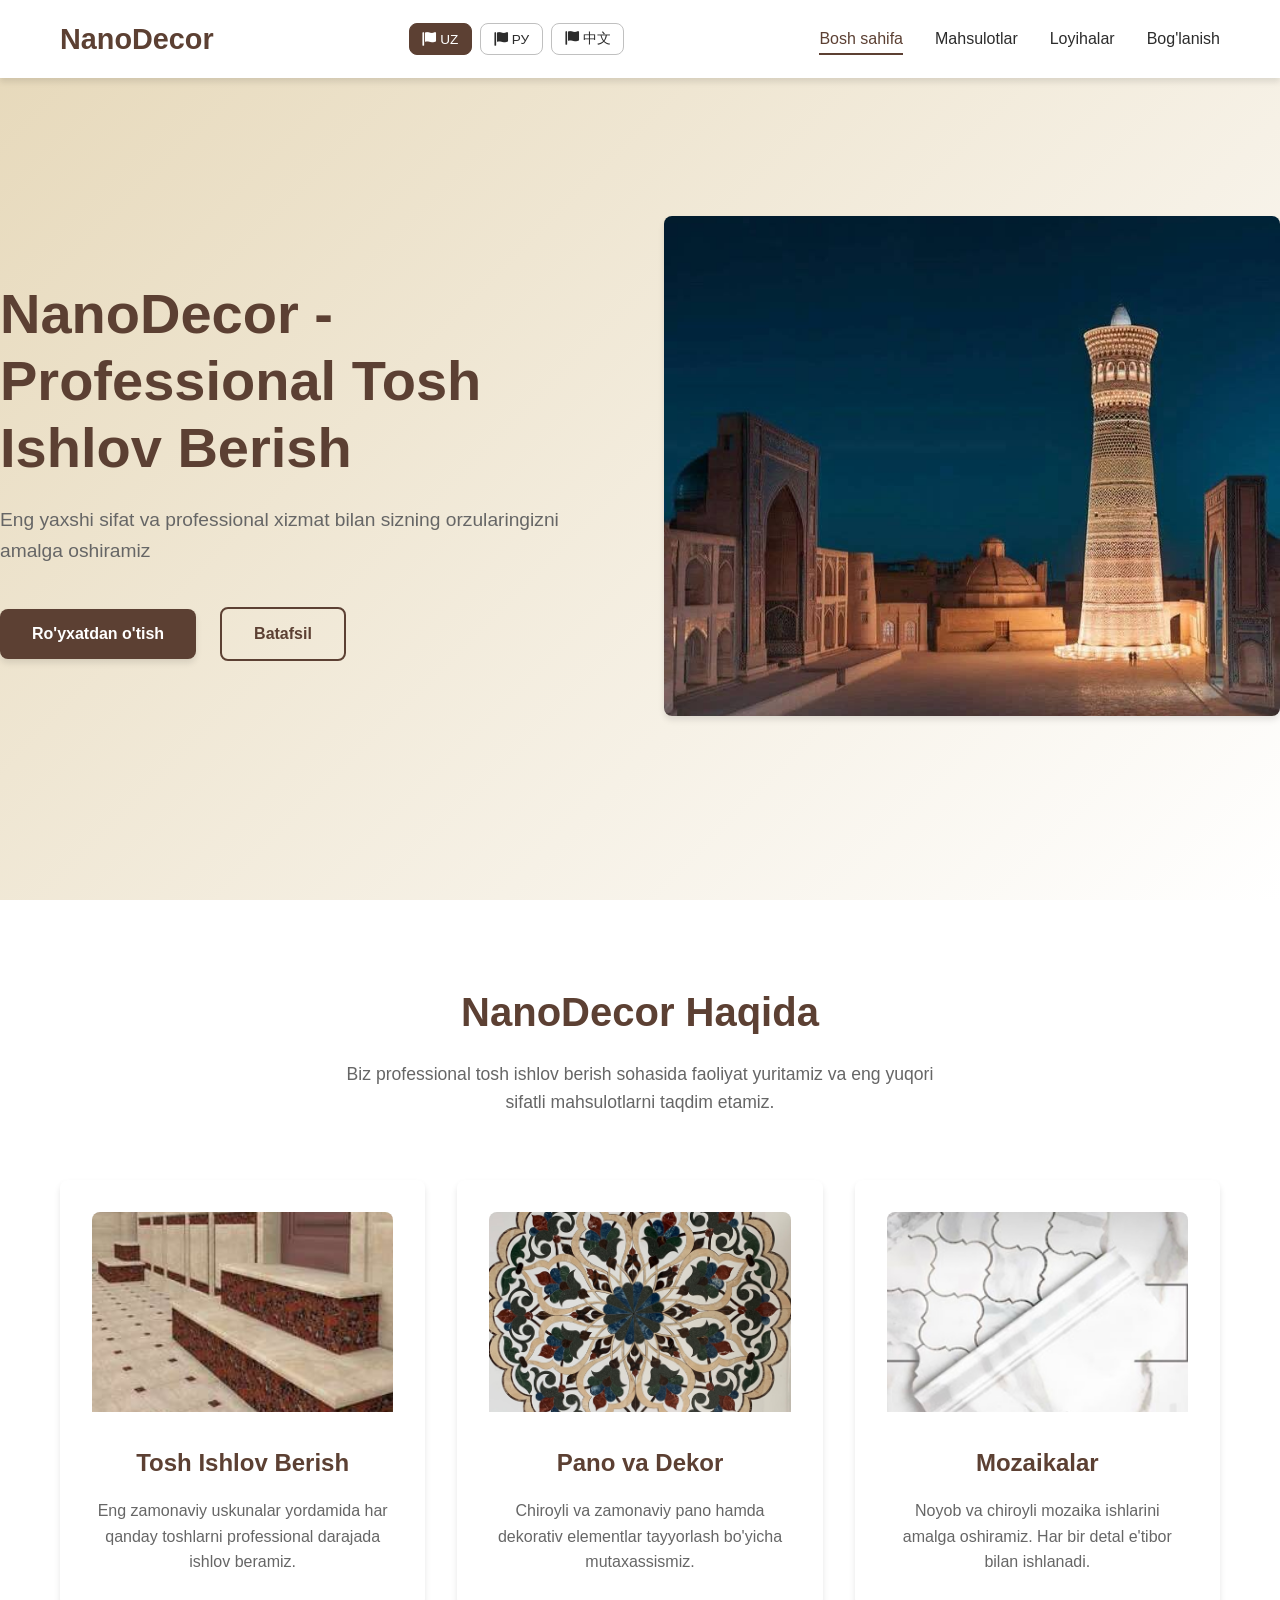
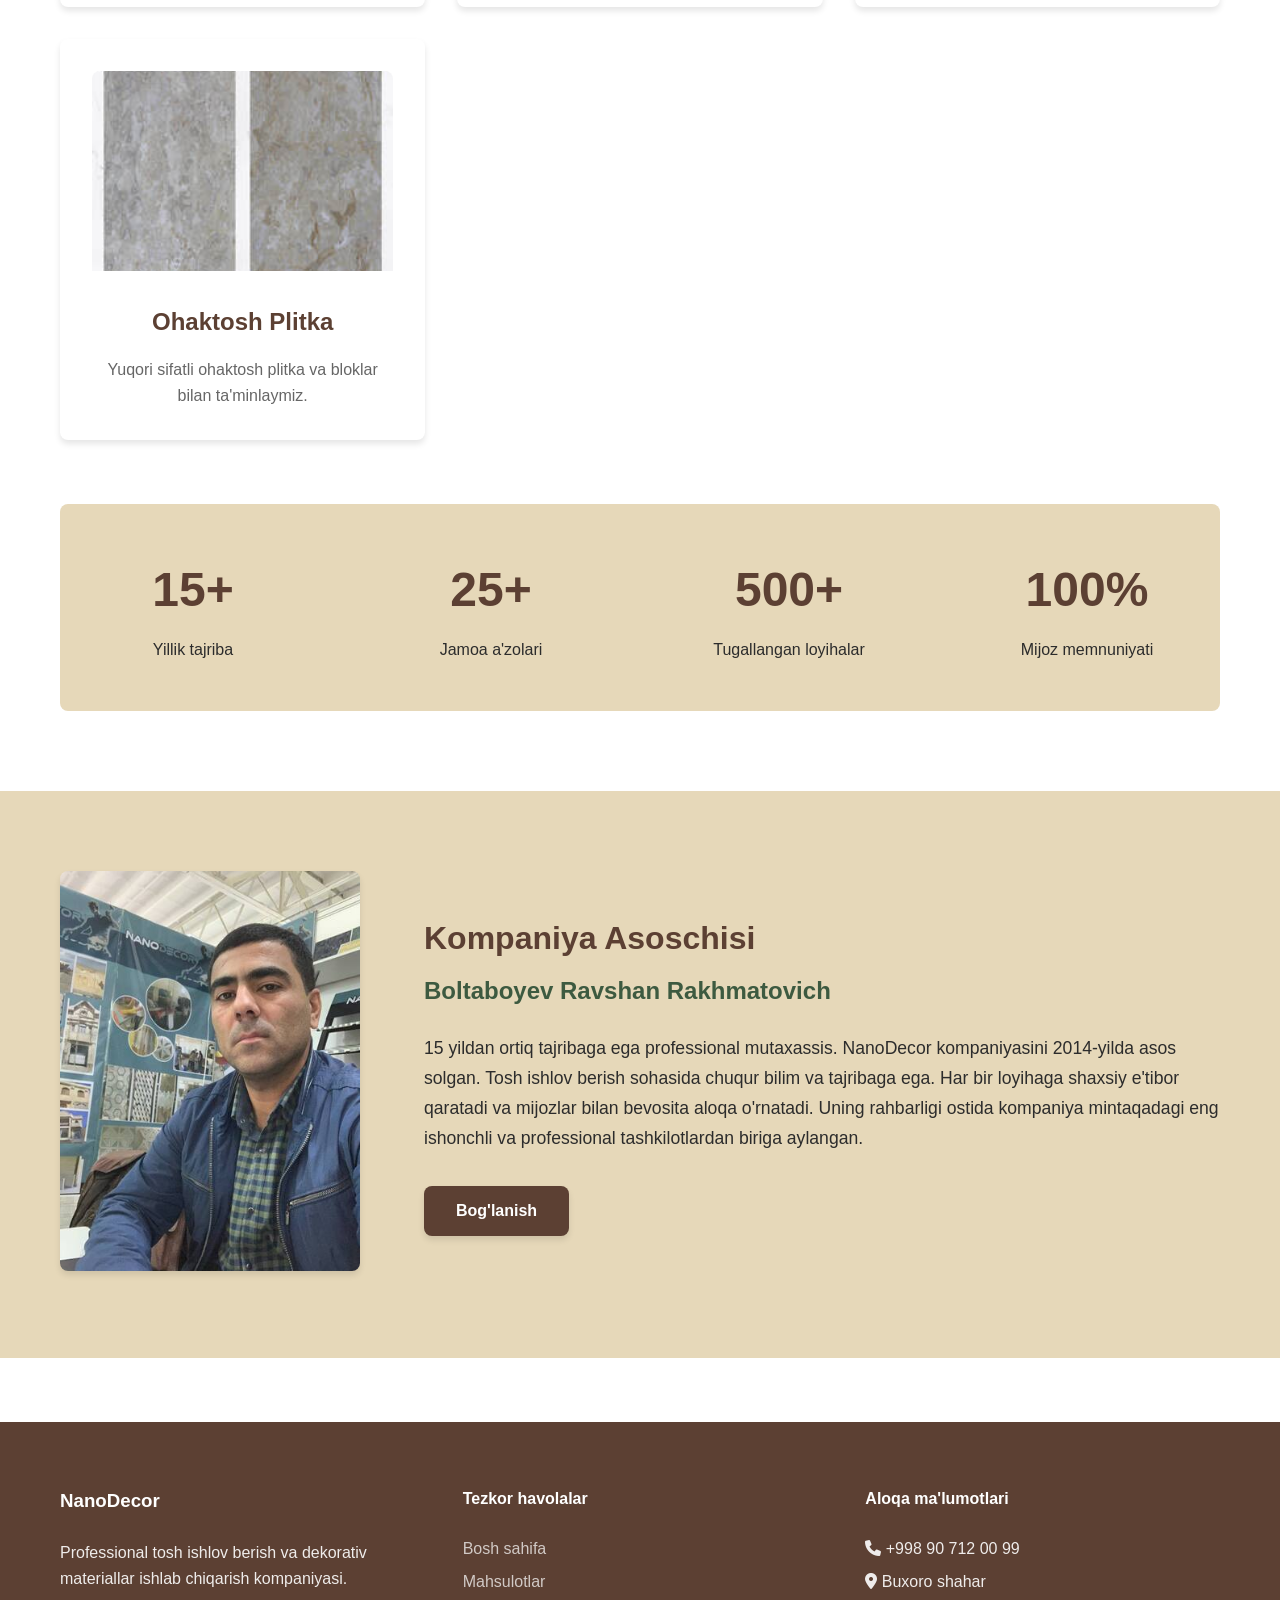
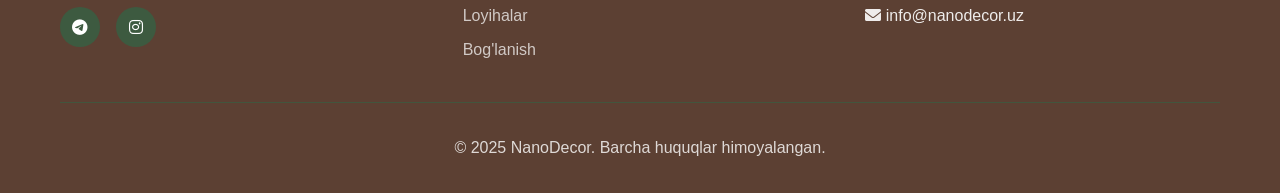
<file: index.html>
<!DOCTYPE html>
<html lang="uz">
<head>
    <meta charset="UTF-8">
    <meta name="viewport" content="width=device-width, initial-scale=1.0">
    <title>NanoDecor - Professional Tosh Ishlov Berish</title>
    <link rel="stylesheet" href="styles/main.css">
    <link rel="stylesheet" href="styles/responsive.css">
    <link href="https://cdnjs.cloudflare.com/ajax/libs/font-awesome/6.0.0/css/all.min.css" rel="stylesheet">
</head>
<body>
    <!-- Header -->
    <header class="header">
        <nav class="navbar">
            <div class="nav-container">
                <div class="nav-logo">
                    <h2>NanoDecor</h2>
                </div>
                
                <!-- Language Selector -->
                <div class="language-selector">
                    <button class="lang-btn active" data-lang="uz">
                        <i class="fas fa-flag"></i> UZ
                    </button>
                    <button class="lang-btn" data-lang="ru">
                        <i class="fas fa-flag"></i> РУ
                    </button>
                    <button class="lang-btn" data-lang="zh">
                        <i class="fas fa-flag"></i> 中文
                    </button>
                </div>

                <ul class="nav-menu">
                    <li><a href="index.html" class="nav-link active" data-key="home">Bosh sahifa</a></li>
                    <li><a href="products.html" class="nav-link" data-key="products">Mahsulotlar</a></li>
                    <li><a href="projects.html" class="nav-link" data-key="projects">Loyihalar</a></li>
                    <li><a href="contact.html" class="nav-link" data-key="contact">Bog'lanish</a></li>
                </ul>

                <div class="hamburger">
                    <span></span>
                    <span></span>
                    <span></span>
                </div>
            </div>
        </nav>
    </header>

    <!-- Hero Section -->
    <section class="hero">
        <div class="hero-content">
            <h1 class="hero-title" data-key="hero-title">NanoDecor - Professional Tosh Ishlov Berish</h1>
            <p class="hero-subtitle" data-key="hero-subtitle">Eng yaxshi sifat va professional xizmat bilan sizning orzularingizni amalga oshiramiz</p>
            <div class="hero-buttons">
                <button class="btn-primary register-btn" data-key="register">Ro'yxatdan o'tish</button>
                <button class="btn-secondary" onclick="scrollToSection('about')" data-key="learn-more">Batafsil</button>
            </div>
        </div>
        <div class="hero-image">
            <img src="./nanodecor_picture/sahifaa7 (1).jpg" alt="NanoDecor Works">
        </div>
    </section>

    <!-- About Section -->
    <section id="about" class="about">
        <div class="container">
            <div class="about-header">
                <h2 data-key="about-title">NanoDecor Haqida</h2>
                <p data-key="about-description">Biz professional tosh ishlov berish sohasida faoliyat yuritamiz va eng yuqori sifatli mahsulotlarni taqdim etamiz.</p>
            </div>
            
            <div class="about-grid">
                <div class="about-card">
                    <div class="card-image">
                        <img src="./nanodecor_picture/sahifa9 (1).jpg" alt="Stone Processing">
                    </div>
                    <h3 data-key="stone-processing">Tosh Ishlov Berish</h3>
                    <p data-key="stone-desc">Eng zamonaviy uskunalar yordamida har qanday toshlarni professional darajada ishlov beramiz.</p>
                </div>

                <div class="about-card">
                    <div class="card-image">
                        <img src="./nanodecor_picture/sahifaa4.jpg" alt="Panels">
                    </div>
                    <h3 data-key="panels">Pano va Dekor</h3>
                    <p data-key="panels-desc">Chiroyli va zamonaviy pano hamda dekorativ elementlar tayyorlash bo'yicha mutaxassismiz.</p>
                </div>

                <div class="about-card">
                    <div class="card-image">
                        <img src="./nanodecor_picture/sahifaa3 (1).png" alt="Mosaics">
                    </div>
                    <h3 data-key="mosaics">Mozaikalar</h3>
                    <p data-key="mosaics-desc">Noyob va chiroyli mozaika ishlarini amalga oshiramiz. Har bir detal e'tibor bilan ishlanadi.</p>
                </div>

                <div class="about-card">
                    <div class="card-image">
                        <img src="./nanodecor_picture/sahifa4 (1).jpg" alt="Limestone">
                    </div>
                    <h3 data-key="limestone">Ohaktosh Plitka</h3>
                    <p data-key="limestone-desc">Yuqori sifatli ohaktosh plitka va bloklar bilan ta'minlaymiz.</p>
                </div>
            </div>

            <div class="company-stats">
                <div class="stat-item">
                    <h3>15+</h3>
                    <p data-key="years-experience">Yillik tajriba</p>
                </div>
                <div class="stat-item">
                    <h3>25+</h3>
                    <p data-key="team-members">Jamoa a'zolari</p>       
                </div>
                <div class="stat-item">
                    <h3>500+</h3>
                    <p data-key="completed-projects">Tugallangan loyihalar</p>
                </div>
                <div class="stat-item">
                    <h3>100%</h3>
                    <p data-key="satisfaction">Mijoz mamnuniyati</p>
                </div>
            </div>
        </div>
    </section>

    <!-- Founder Section -->
    <section class="founder">
        <div class="container">
            <div class="founder-content">
                <div class="founder-image">
                    <img src="./nanodecor_picture/rasm34 (3).jpg" alt="Founder">
                </div>
                <div class="founder-info">
                    <h2 data-key="founder-title">Kompaniya Asoschisi</h2>
                    <h3>Boltaboyev Ravshan Rakhmatovich</h3>
                    <p data-key="founder-desc">15 yildan ortiq tajribaga ega professional mutaxassis. NanoDecor kompaniyasini 2014-yilda asos solgan. Tosh ishlov berish sohasida chuqur bilim va tajribaga ega. Har bir loyihaga shaxsiy e'tibor qaratadi va mijozlar bilan bevosita aloqa o'rnatadi. Uning rahbarligi ostida kompaniya mintaqadagi eng ishonchli va professional tashkilotlardan biriga aylangan.</p>
                    <div class="founder-contact">
                        <button class="btn-primary register-btn" data-key="contact-founder">Bog'lanish</button>
                    </div>
                </div>
            </div>
        </div>
    </section>

    <!-- Footer -->
    <footer class="footer">
        <div class="container">
            <div class="footer-content">
                <div class="footer-section">
                    <h3>NanoDecor</h3>
                    <p data-key="footer-desc">Professional tosh ishlov berish va dekorativ materiallar ishlab chiqarish kompaniyasi.</p>
                    <div class="social-links">
                        <a href="https://t.me/nano_decor" class="social-link">
                            <i class="fab fa-telegram"></i>
                        </a>
                        <a href="https://www.instagram.com/nano_decor?igsh=eXBwMWh4aXQxNzZw" class="social-link">
                            <i class="fab fa-instagram"></i>
                        </a>
                    </div>
                </div>
                
                <div class="footer-section">
                    <h4 data-key="quick-links">Tezkor havolalar</h4>
                    <ul>
                        <li><a href="index.html" data-key="home">Bosh sahifa</a></li>
                        <li><a href="products.html" data-key="products">Mahsulotlar</a></li>
                        <li><a href="projects.html" data-key="projects">Loyihalar</a></li>
                        <li><a href="contact.html" data-key="contact">Bog'lanish</a></li>
                    </ul>
                </div>
                
                <div class="footer-section">
                    <h4 data-key="contact-info">Aloqa ma'lumotlari</h4>
                    <p><i class="fas fa-phone"></i> +998 90 712 00 99</p>
                    <p><i class="fas fa-map-marker-alt"></i> Buxoro shahar</p>
                    <p><i class="fas fa-envelope"></i> info@nanodecor.uz</p>
                </div>
            </div>
            
            <div class="footer-bottom">
                <p>&copy; 2025 NanoDecor. <span data-key="rights-reserved">Barcha huquqlar himoyalangan.</span></p>
            </div>
        </div>
    </footer>

    <script src="scripts/main.js"></script>
    <script src="scripts/translations.js"></script>
</body>
</html>
</file>
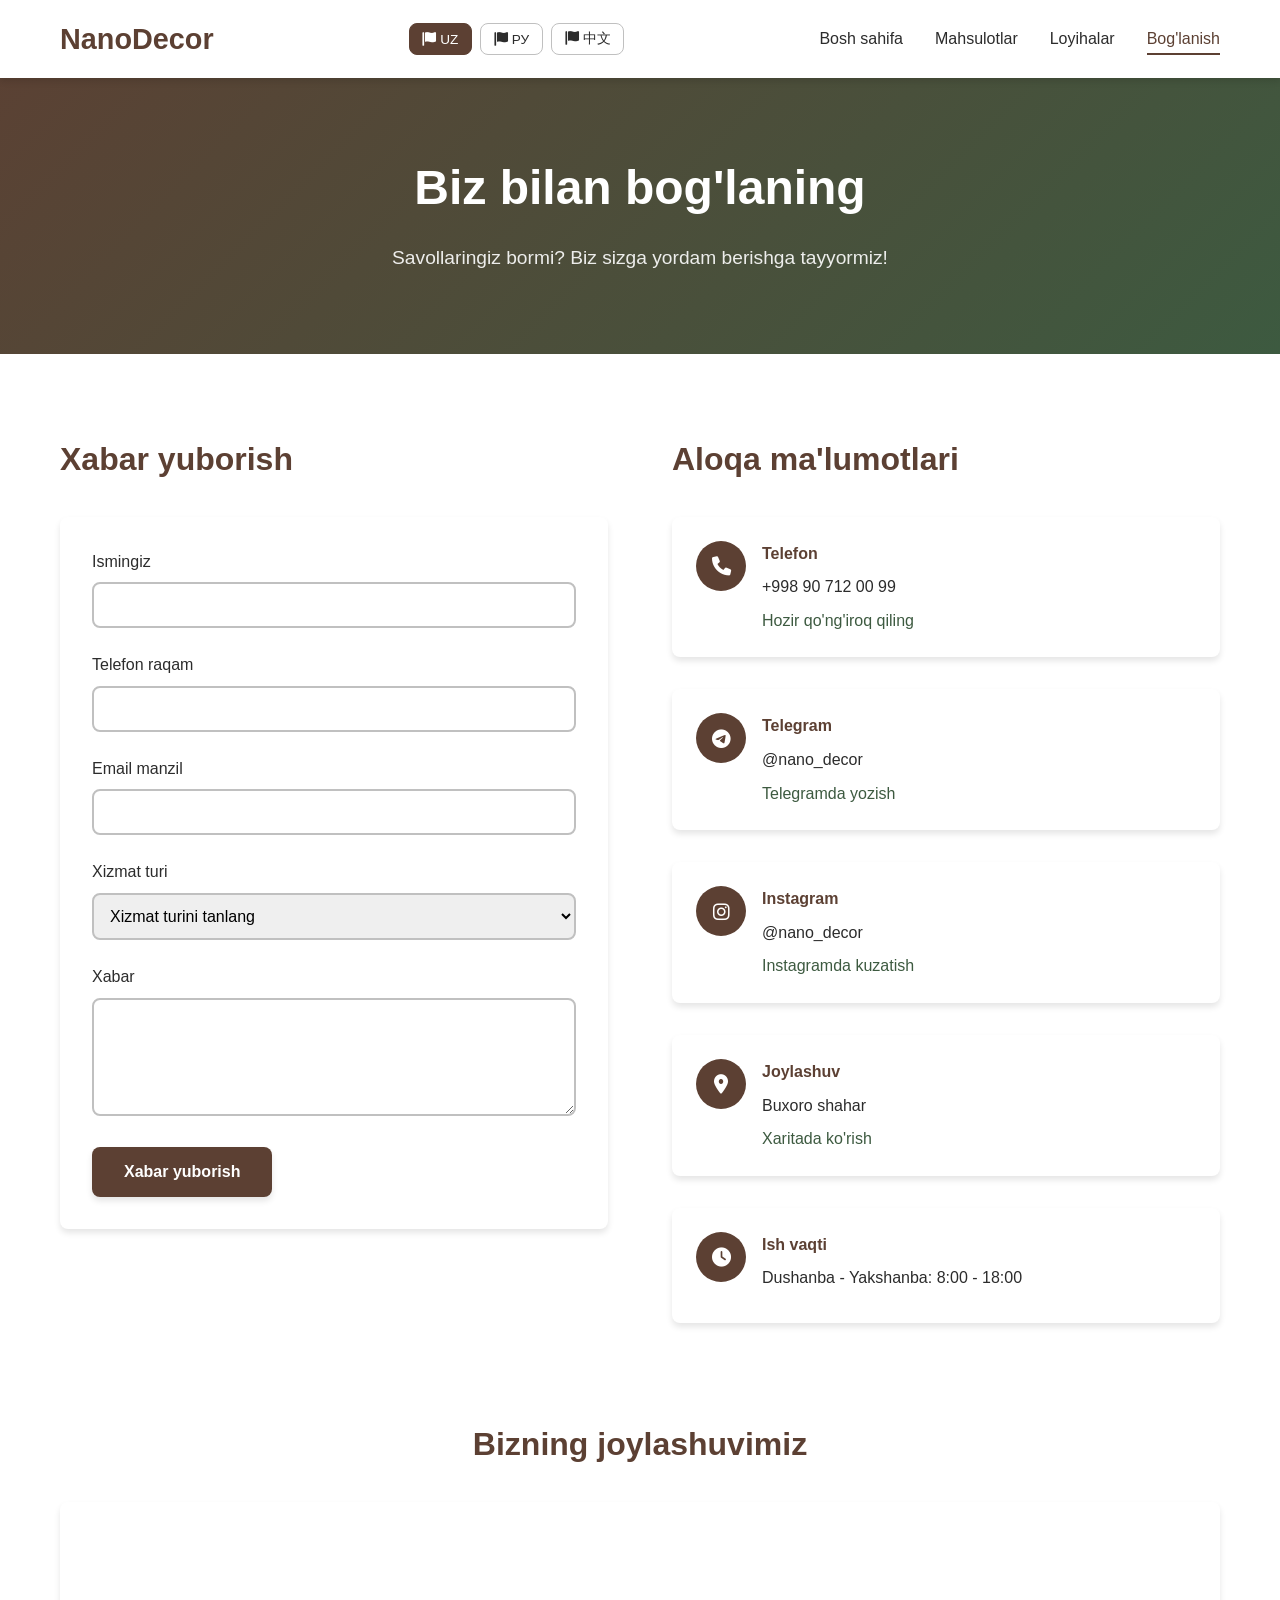
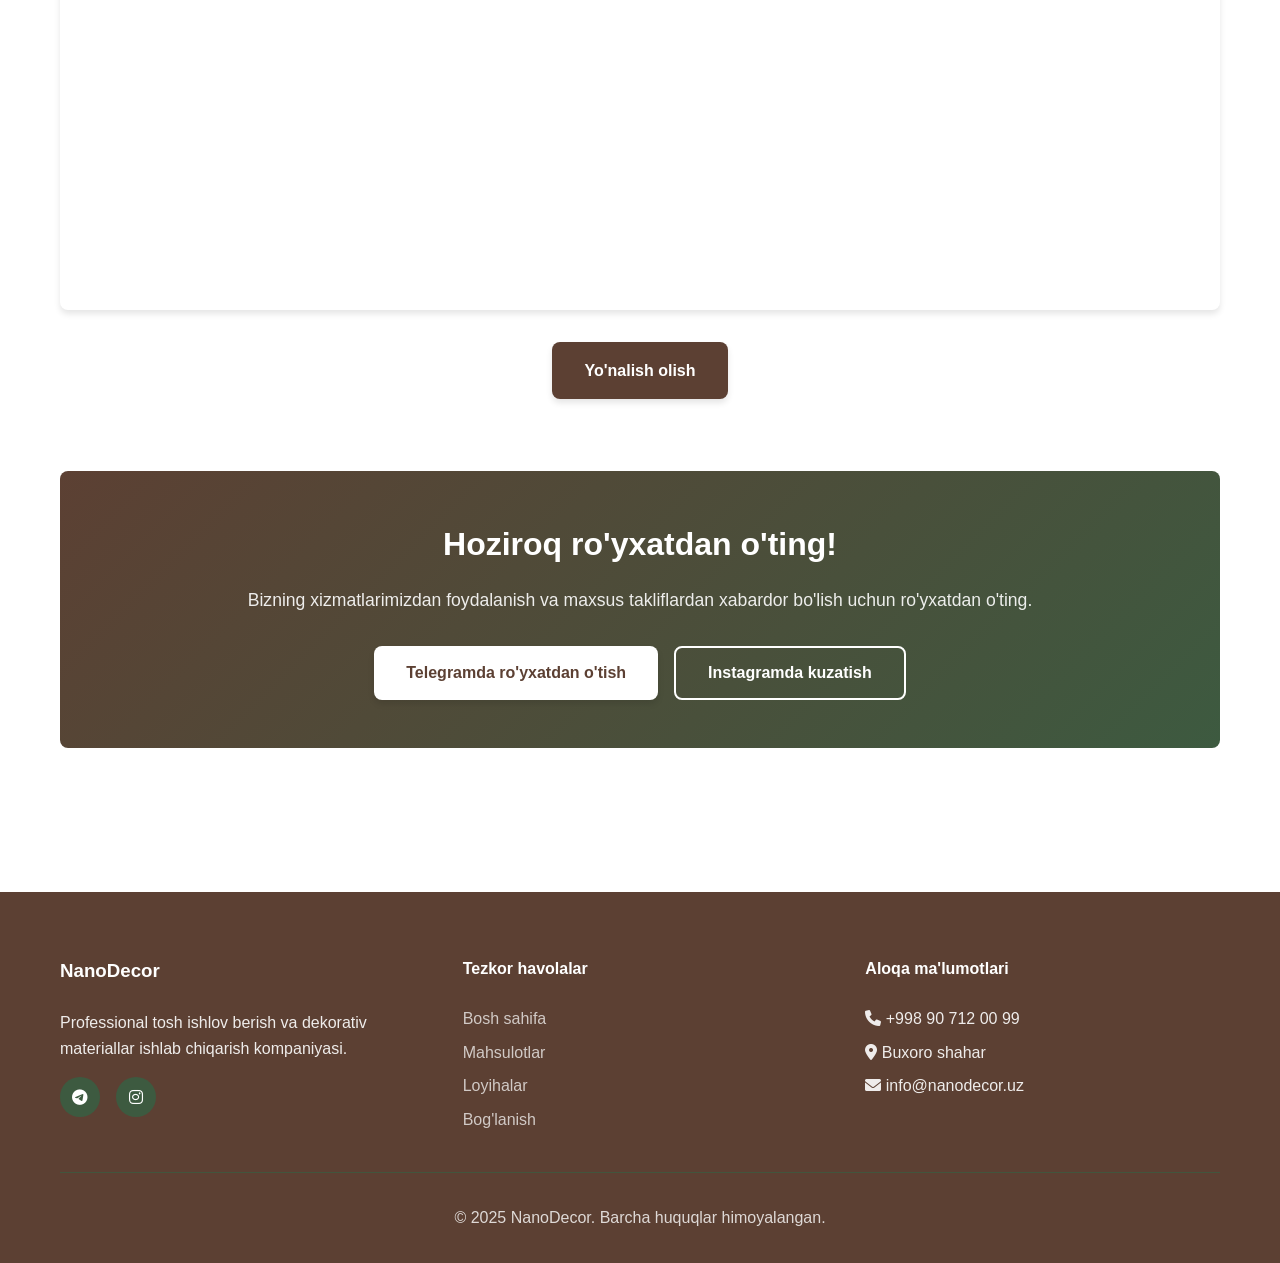
<file: contact.html>
<!DOCTYPE html>
<html lang="uz">
<head>
    <meta charset="UTF-8">
    <meta name="viewport" content="width=device-width, initial-scale=1.0">
    <title>Bog'lanish - NanoDecor</title>
    <link rel="stylesheet" href="styles/main.css">
    <link rel="stylesheet" href="styles/responsive.css">
    <link href="https://cdnjs.cloudflare.com/ajax/libs/font-awesome/6.0.0/css/all.min.css" rel="stylesheet">
</head>
<body>
    <!-- Header -->
    <header class="header">
        <nav class="navbar">
            <div class="nav-container">
                <div class="nav-logo">
                    <h2>NanoDecor</h2>
                </div>
                
                <!-- Language Selector -->
                <div class="language-selector">
                    <button class="lang-btn active" data-lang="uz">
                        <i class="fas fa-flag"></i> UZ
                    </button>
                    <button class="lang-btn" data-lang="ru">
                        <i class="fas fa-flag"></i> РУ
                    </button>
                    <button class="lang-btn" data-lang="zh">
                        <i class="fas fa-flag"></i> 中文
                    </button>
                </div>

                <ul class="nav-menu">
                    <li><a href="index.html" class="nav-link" data-key="home">Bosh sahifa</a></li>
                    <li><a href="products.html" class="nav-link" data-key="products">Mahsulotlar</a></li>
                    <li><a href="projects.html" class="nav-link" data-key="projects">Loyihalar</a></li>
                    <li><a href="contact.html" class="nav-link active" data-key="contact">Bog'lanish</a></li>
                </ul>

                <div class="hamburger">
                    <span></span>
                    <span></span>
                    <span></span>
                </div>
            </div>
        </nav>
    </header>

    <!-- Contact Hero -->
    <section class="page-hero">
        <div class="container">
            <h1 data-key="contact-title">Biz bilan bog'laning</h1>
            <p data-key="contact-subtitle">Savollaringiz bormi? Biz sizga yordam berishga tayyormiz!</p>
        </div>
    </section>

    <!-- Contact Section -->
    <section class="contact-section">
        <div class="container">
            <div class="contact-wrapper">
                <!-- Contact Form -->
                <div class="contact-form-container">
                    <h2 data-key="send-message">Xabar yuborish</h2>
                    <form class="contact-form" id="contactForm">
                        <div class="form-group">
                            <label for="name" data-key="name">Ismingiz</label>
                            <input type="text" id="name" name="name" required>
                        </div>
                        
                        <div class="form-group">
                            <label for="phone" data-key="phone">Telefon raqam</label>
                            <input type="tel" id="phone" name="phone" required>
                        </div>
                        
                        <div class="form-group">
                            <label for="email" data-key="email">Email manzil</label>
                            <input type="email" id="email" name="email">
                        </div>
                        
                        <div class="form-group">
                            <label for="service" data-key="service">Xizmat turi</label>
                            <select id="service" name="service" required>
                                <option value="" data-key="select-service">Xizmat turini tanlang</option>
                                <option value="marble" data-key="marble">Marmar ishlov berish</option>
                                <option value="panels" data-key="panels">Dekorativ panellar</option>
                                <option value="mosaics" data-key="mosaics">Mozaikalar</option>
                                <option value="limestone" data-key="limestone">Ohaktosh</option>
                                <option value="consultation" data-key="consultation-option">Maslahat</option>
                            </select>
                        </div>
                        
                        <div class="form-group">
                            <label for="message" data-key="message">Xabar</label>
                            <textarea id="message" name="message" rows="5" required></textarea>
                        </div>
                        
                        <button type="submit" class="btn-primary" data-key="send-message-btn">Xabar yuborish</button>
                    </form>
                </div>

                <!-- Contact Info -->
                <div class="contact-info">
                    <h2 data-key="contact-info">Aloqa ma'lumotlari</h2>
                    
                    <div class="contact-item">
                        <div class="contact-icon">
                            <i class="fas fa-phone"></i>
                        </div>
                        <div class="contact-details">
                            <h4 data-key="phone-number">Telefon</h4>
                            <p>+998 90 712 00 99</p>
                            <a href="tel:+998907120099" class="contact-link" data-key="call-now">Hozir qo'ng'iroq qiling</a>
                        </div>
                    </div>
                    
                    <div class="contact-item">
                        <div class="contact-icon">
                            <i class="fab fa-telegram"></i>
                        </div>
                        <div class="contact-details">
                            <h4>Telegram</h4>
                            <p>@nano_decor</p>
                            <a href="https://t.me/nano_decor" class="contact-link" data-key="send-telegram">Telegramda yozish</a>
                        </div>
                    </div>
                    
                    <div class="contact-item">
                        <div class="contact-icon">
                            <i class="fab fa-instagram"></i>
                        </div>
                        <div class="contact-details">
                            <h4>Instagram</h4>
                            <p>@nano_decor</p>
                            <a href="https://www.instagram.com/nano_decor?igsh=eXBwMWh4aXQxNzZw" class="contact-link" data-key="follow-instagram">Instagramda kuzatish</a>
                        </div>
                    </div>
                    
                    <div class="contact-item">
                        <div class="contact-icon">
                            <i class="fas fa-map-marker-alt"></i>
                        </div>
                        <div class="contact-details">
                            <h4 data-key="location">Joylashuv</h4>
                            <p>Buxoro shahar</p>
                            <a href="https://maps.google.com/maps?q=39.506961,64.812346&ll=39.506961,64.812346&z=16" class="contact-link" data-key="view-map">Xaritada ko'rish</a>
                        </div>
                    </div>
                    
                    <div class="contact-item">
                        <div class="contact-icon">
                            <i class="fas fa-clock"></i>
                        </div>
                        <div class="contact-details">
                            <h4 data-key="working-hours">Ish vaqti</h4>
                            <p>Dushanba - Yakshanba: 8:00 - 18:00</p>
                        </div>
                    </div>
                </div>
            </div>

            <!-- Map Section -->
            <div class="map-section">
                <h2 data-key="our-location">Bizning joylashuvimiz</h2>
                <div class="map-container">
                    <iframe 
                        src="https://www.google.com/maps/embed?pb=!1m18!1m12!1m3!1d3038.8234567890123!2d64.435262!3d39.788734!2m3!1f0!2f0!3f0!3m2!1i1024!2i768!4f13.1!3m3!1m2!1s0x0%3A0x0!2zMznCsDQ3JzE5LjQiTiA2NMKwMjYnMDYuOSJF!5e0!3m2!1sen!2s!4v1234567890123!5m2!1sen!2s"
                        width="100%" 
                        height="400" 
                        style="border:0;" 
                        allowfullscreen="" 
                        loading="lazy" 
                        referrerpolicy="no-referrer-when-downgrade">
                    </iframe>
                </div>
                <div class="map-buttons">
                    <a href="https://maps.google.com/maps?q=39.506961,64.812346&ll=39.506961,64.812346&z=16" class="btn-primary" data-key="get-directions">Yo'nalish olish</a>
                </div>
            </div>

            <!-- Registration CTA -->
            <div class="registration-cta">
                <div class="cta-content">
                    <h2 data-key="register-now">Hoziroq ro'yxatdan o'ting!</h2>
                    <p data-key="register-description">Bizning xizmatlarimizdan foydalanish va maxsus takliflardan xabardor bo'lish uchun ro'yxatdan o'ting.</p>
                    <div class="cta-buttons">
                        <button class="btn-primary register-btn" data-key="register-telegram">Telegramda ro'yxatdan o'tish</button>
                        <button class="btn-secondary register-btn" data-key="register-instagram">Instagramda kuzatish</button>
                    </div>
                </div>
            </div>
        </div>
    </section>

    <!-- Footer -->
    <footer class="footer">
        <div class="container">
            <div class="footer-content">
                <div class="footer-section">
                    <h3>NanoDecor</h3>
                    <p data-key="footer-desc">Professional tosh ishlov berish va dekorativ materiallar ishlab chiqarish kompaniyasi.</p>
                    <div class="social-links">
                        <a href="https://t.me/nano_decor" class="social-link">
                            <i class="fab fa-telegram"></i>
                        </a>
                        <a href="https://www.instagram.com/nano_decor?igsh=eXBwMWh4aXQxNzZw" class="social-link">
                            <i class="fab fa-instagram"></i>
                        </a>
                    </div>
                </div>
                
                <div class="footer-section">
                    <h4 data-key="quick-links">Tezkor havolalar</h4>
                    <ul>
                        <li><a href="index.html" data-key="home">Bosh sahifa</a></li>
                        <li><a href="products.html" data-key="products">Mahsulotlar</a></li>
                        <li><a href="projects.html" data-key="projects">Loyihalar</a></li>
                        <li><a href="contact.html" data-key="contact">Bog'lanish</a></li>
                    </ul>
                </div>
                
                <div class="footer-section">
                    <h4 data-key="contact-info">Aloqa ma'lumotlari</h4>
                    <p><i class="fas fa-phone"></i> +998 90 712 00 99</p>
                    <p><i class="fas fa-map-marker-alt"></i> Buxoro shahar</p>
                    <p><i class="fas fa-envelope"></i> info@nanodecor.uz</p>
                </div>
            </div>
            
            <div class="footer-bottom">
                <p>&copy; 2025 NanoDecor. <span data-key="rights-reserved">Barcha huquqlar himoyalangan.</span></p>
            </div>
        </div>
    </footer>

    <script src="scripts/main.js"></script>
    <script src="scripts/translations.js"></script>
</body>
</html>
</file>
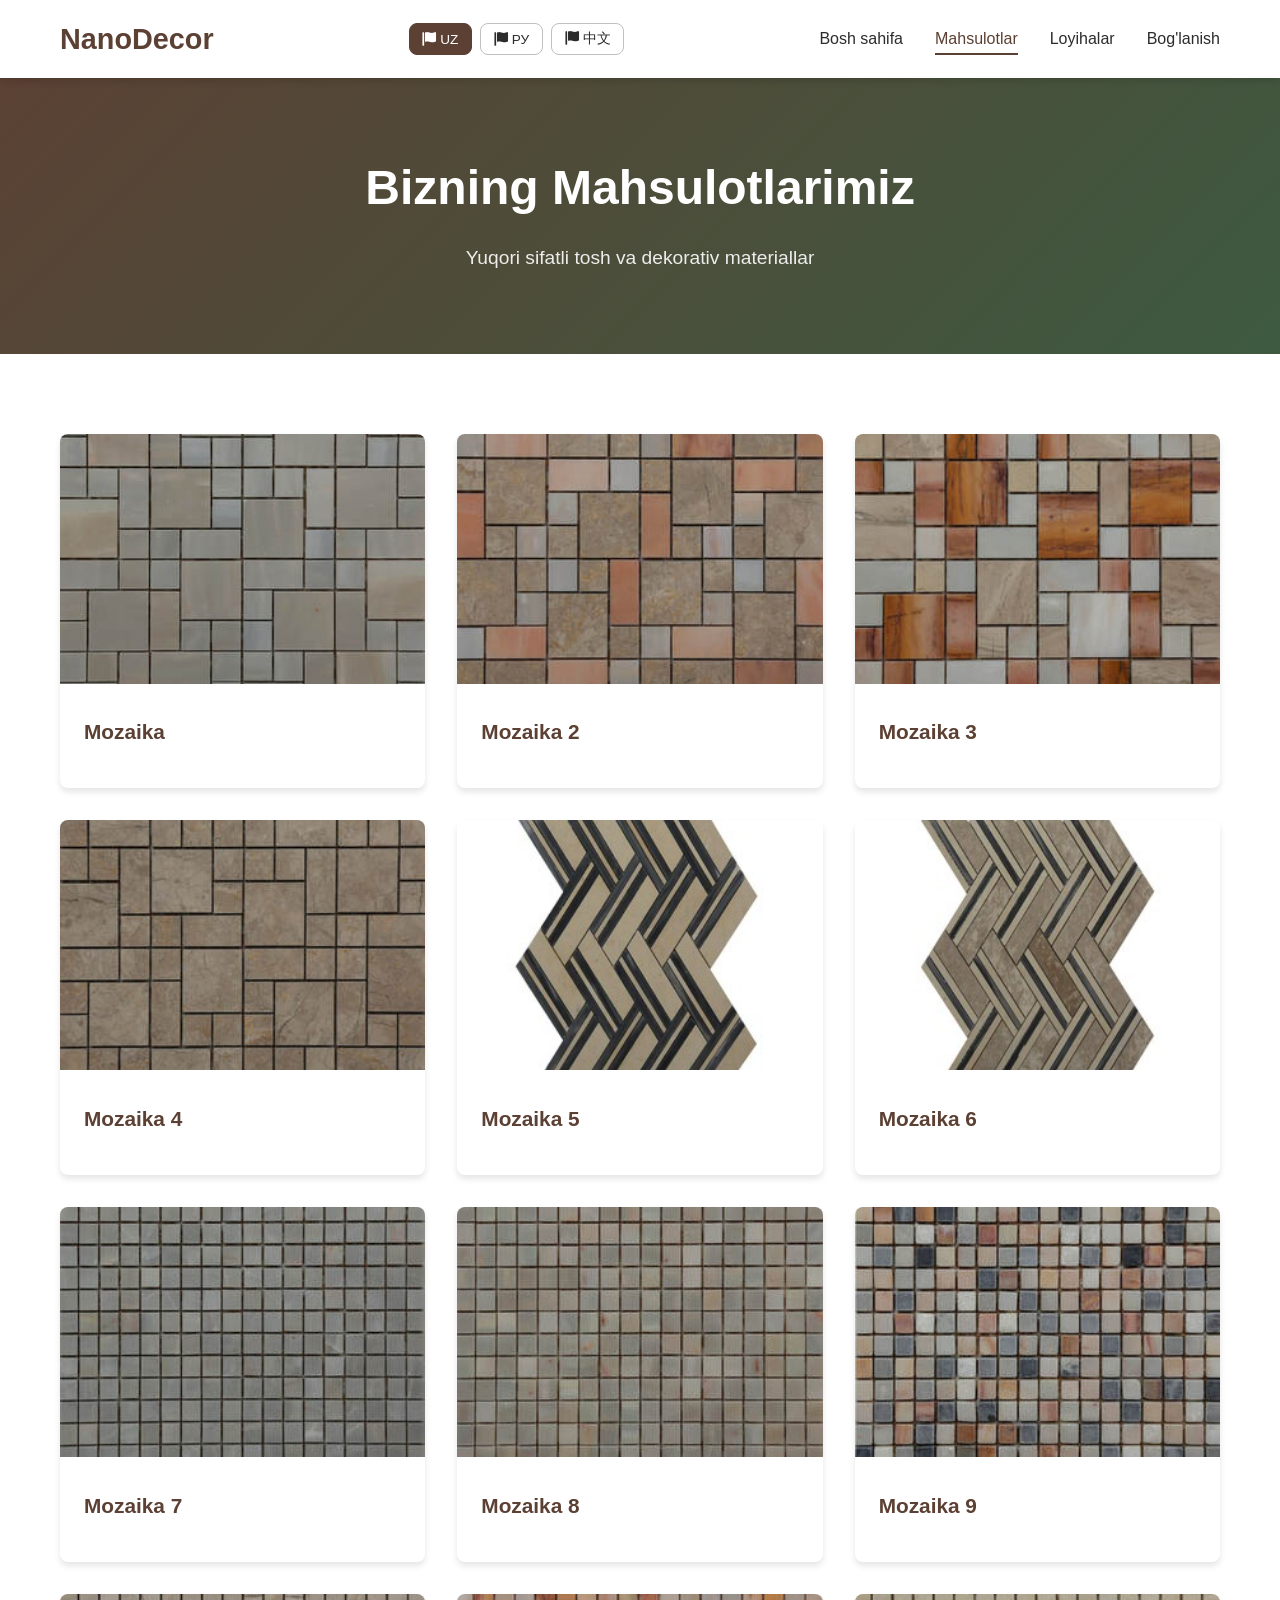
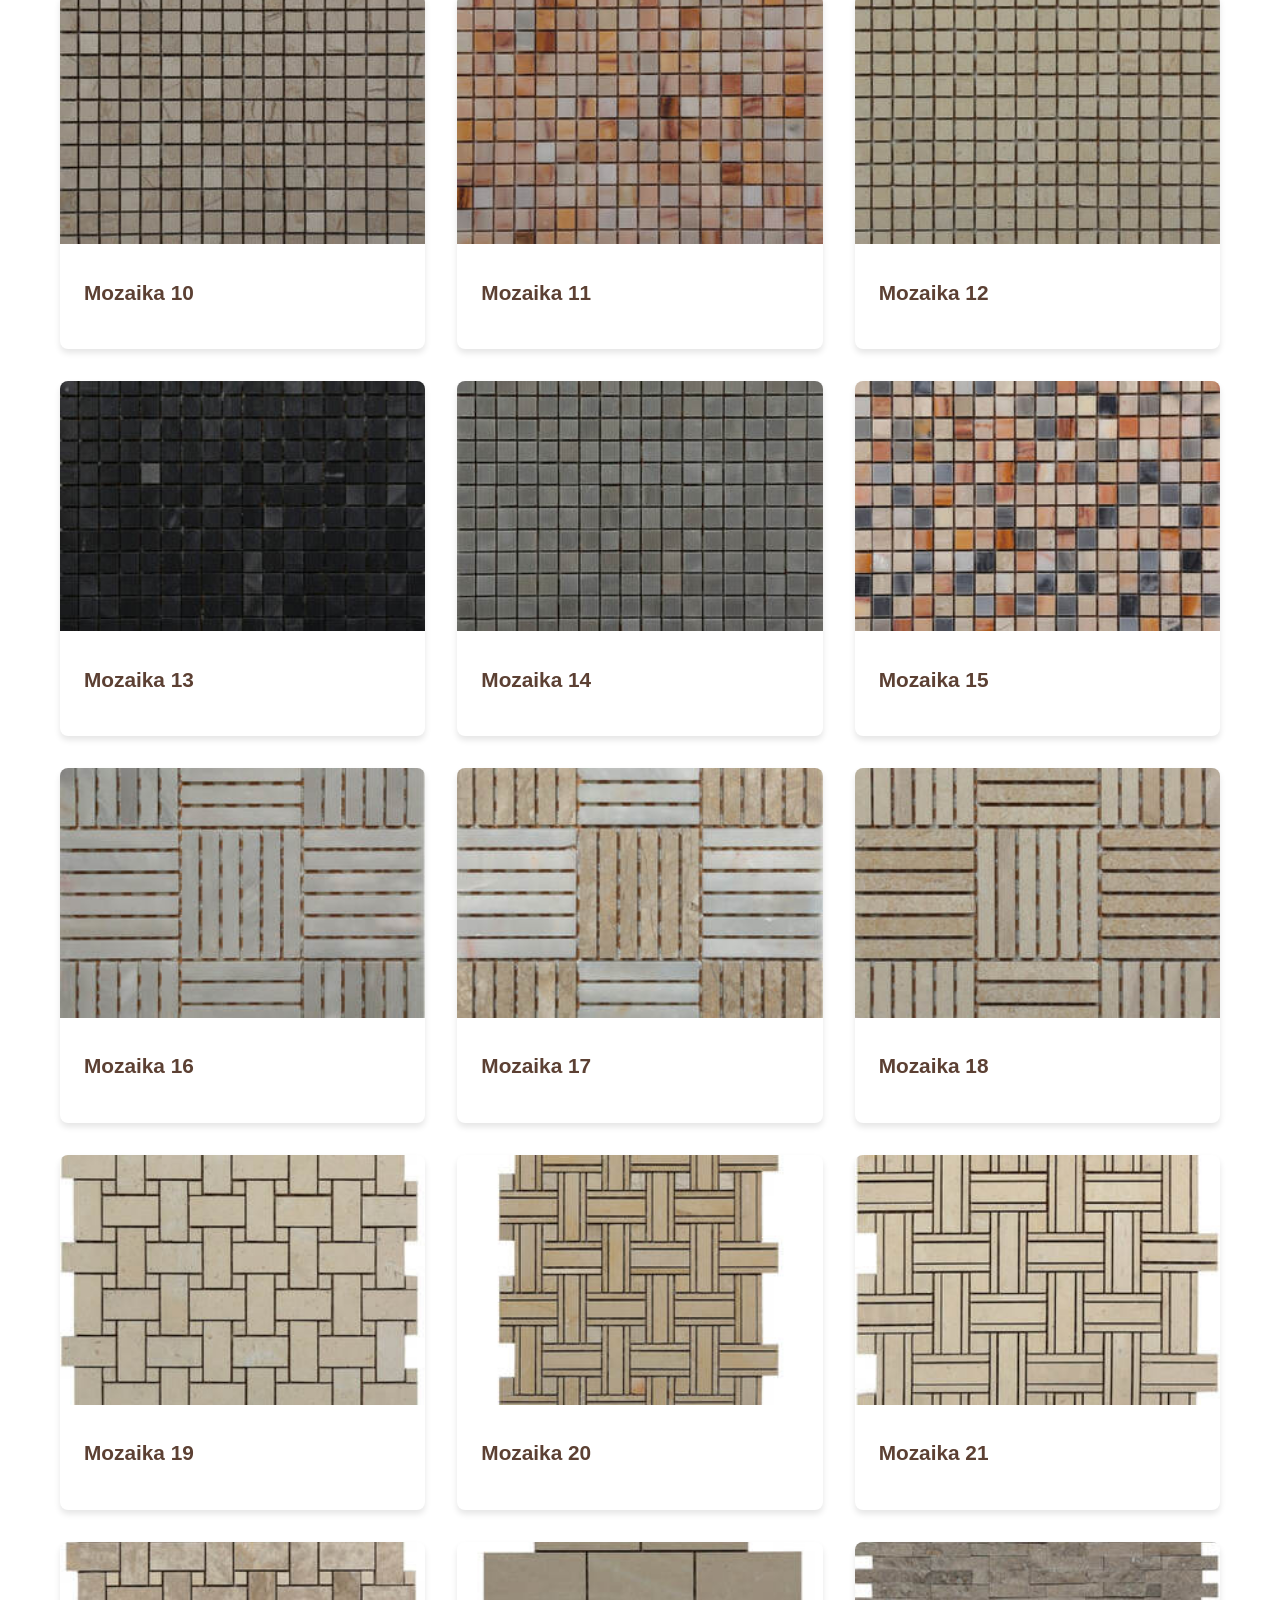
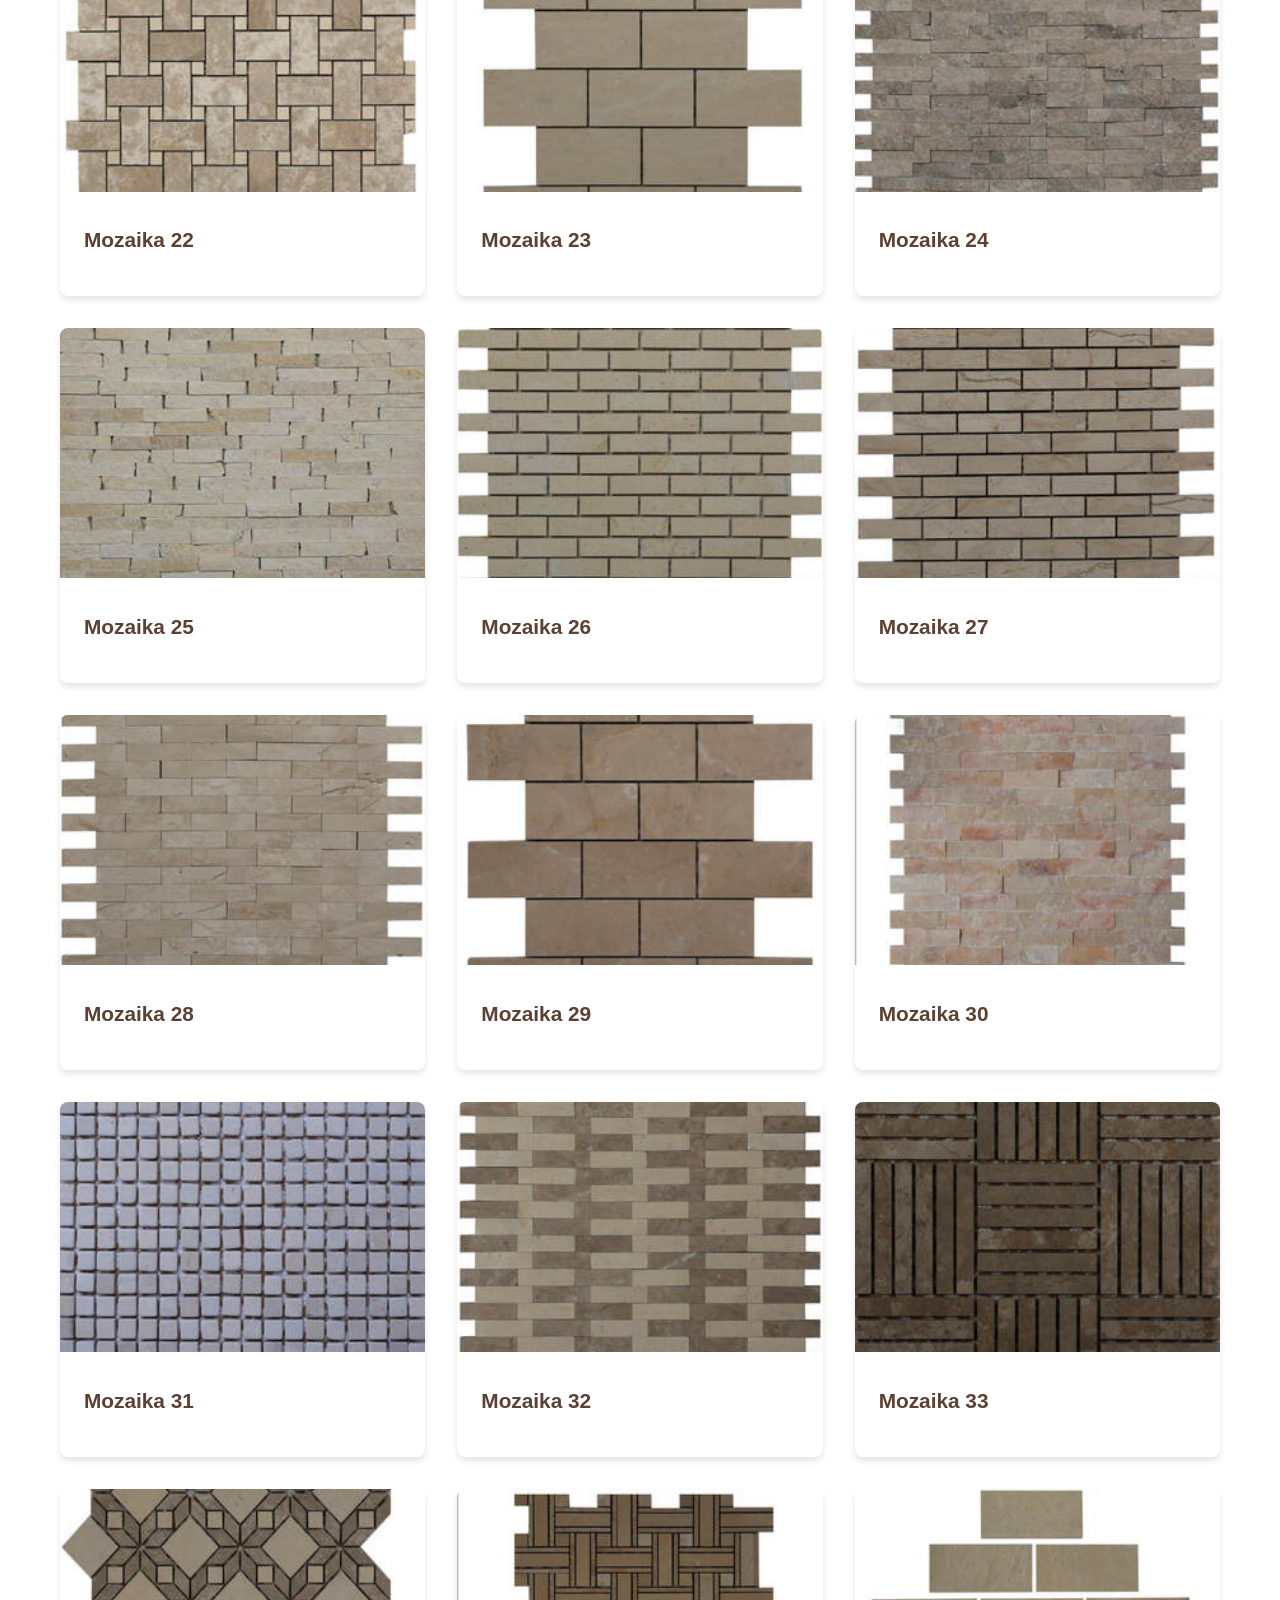
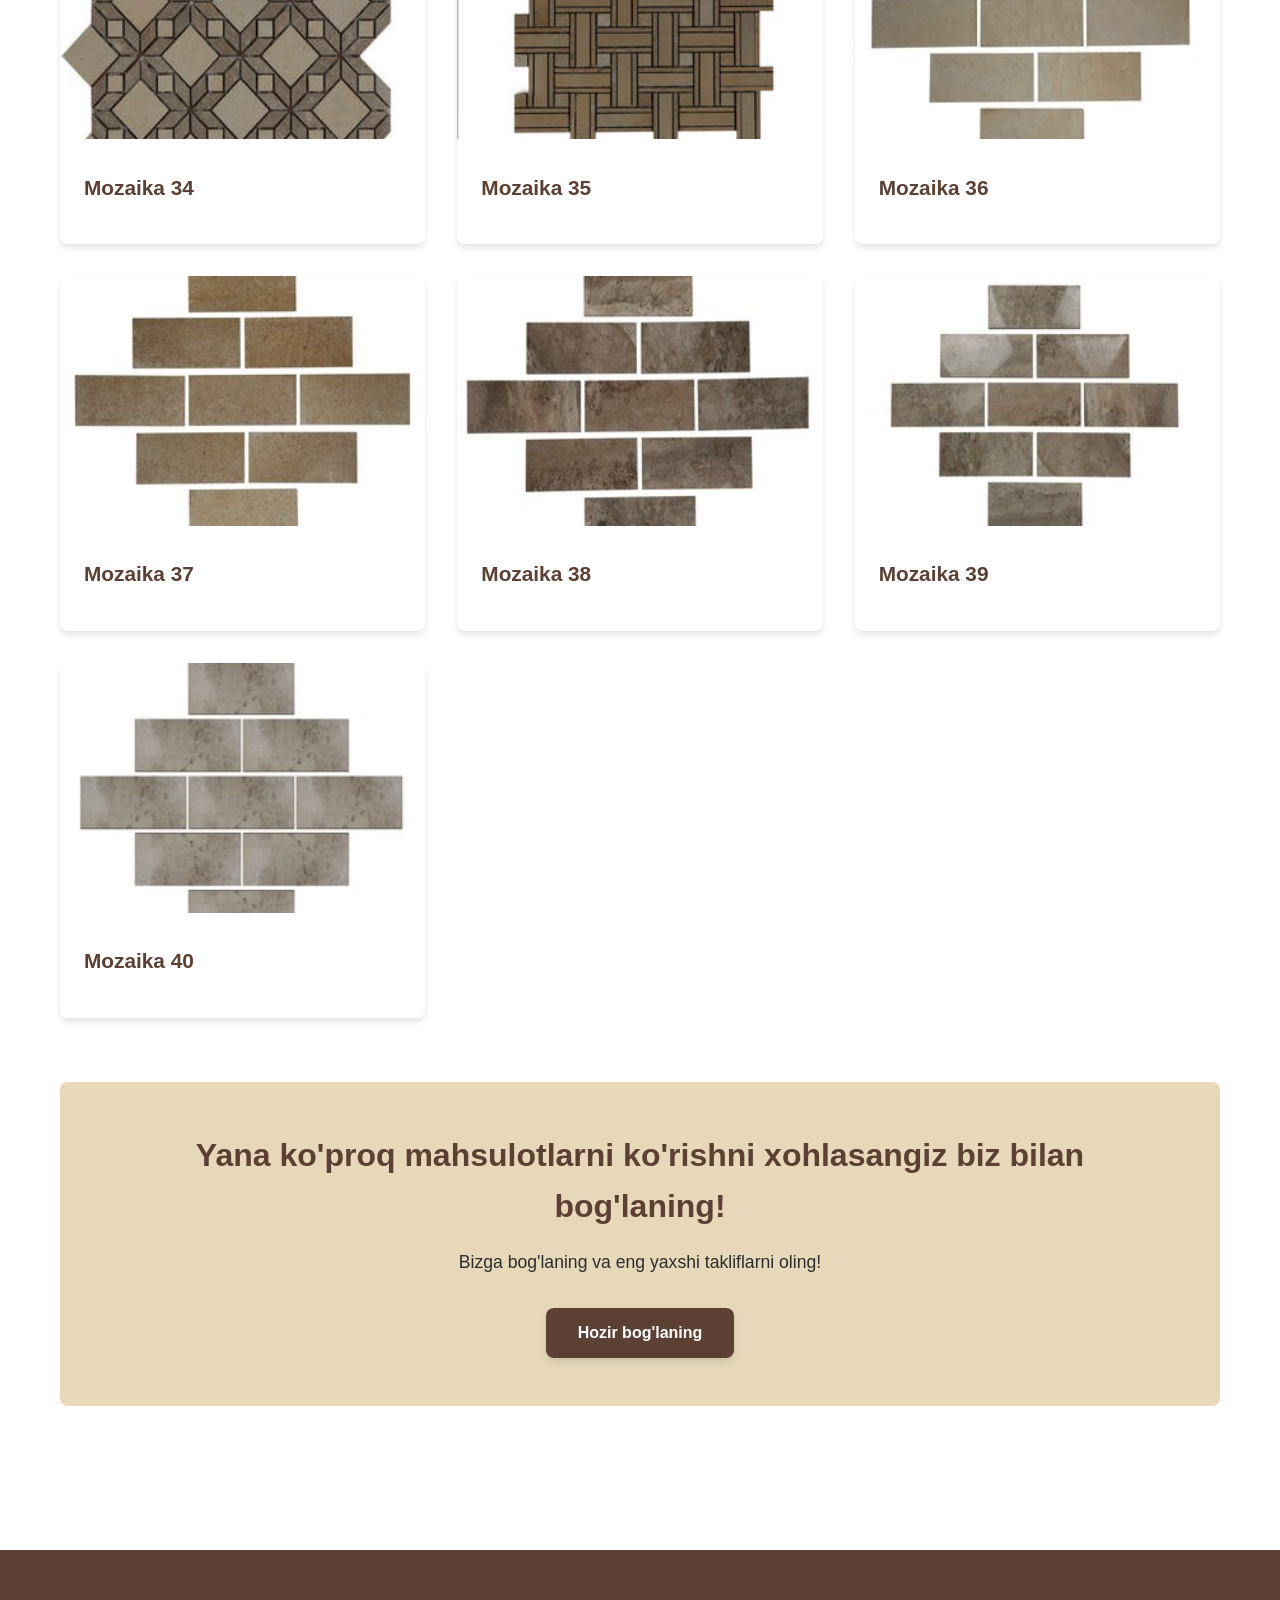
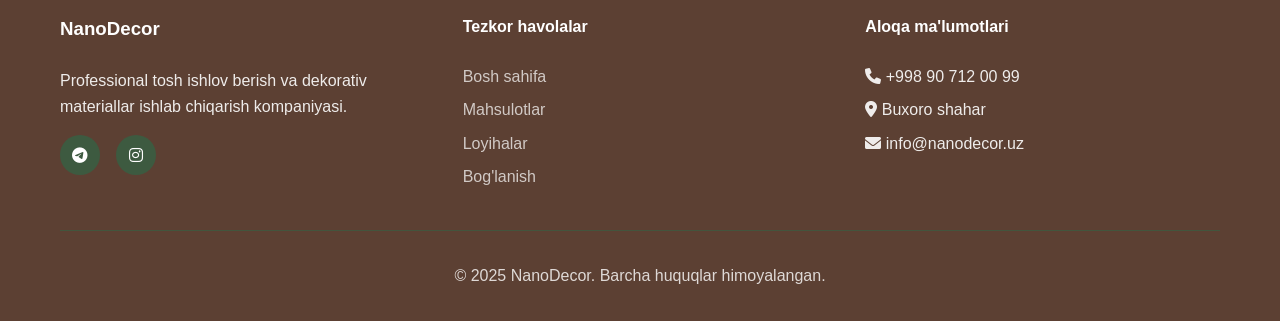
<file: products.html>
<!DOCTYPE html>
    <html lang="uz">
    <head>
        <meta charset="UTF-8">
        <meta name="viewport" content="width=device-width, initial-scale=1.0">
        <title>Mahsulotlar - NanoDecor</title>
        <link rel="stylesheet" href="styles/main.css">
        <link rel="stylesheet" href="styles/responsive.css">
        <link href="https://cdnjs.cloudflare.com/ajax/libs/font-awesome/6.0.0/css/all.min.css" rel="stylesheet">
    </head>
    <body>
        <!-- Header -->
        <header class="header">
            <nav class="navbar">
                <div class="nav-container">
                    <div class="nav-logo">
                        <h2>NanoDecor</h2>
                    </div>
                    
                    <!-- Language Selector -->
                    <div class="language-selector">
                        <button class="lang-btn active" data-lang="uz">
                            <i class="fas fa-flag"></i> UZ
                        </button>
                        <button class="lang-btn" data-lang="ru">
                            <i class="fas fa-flag"></i> РУ
                        </button>
                        <button class="lang-btn" data-lang="zh">
                            <i class="fas fa-flag"></i> 中文
                        </button>
                    </div>

                    <ul class="nav-menu">
                        <li><a href="index.html" class="nav-link" data-key="home">Bosh sahifa</a></li>
                        <li><a href="products.html" class="nav-link active" data-key="products">Mahsulotlar</a></li>
                        <li><a href="projects.html" class="nav-link" data-key="projects">Loyihalar</a></li>
                        <li><a href="contact.html" class="nav-link" data-key="contact">Bog'lanish</a></li>
                    </ul>

                    <div class="hamburger">
                        <span></span>
                        <span></span>
                        <span></span>
                    </div>
                </div>
            </nav>
        </header>

        <!-- Products Hero -->
        <section class="page-hero">
            <div class="container">
                <h1 data-key="products-title">Bizning Mahsulotlarimiz</h1>
                <p data-key="products-subtitle">Yuqori sifatli tosh va dekorativ materiallar</p>
            </div>
        </section>

        <!-- Products Grid -->
        <section class="products-section">
            <div class="container">
                <!-- Category Filter -->
                <!-- <div class="category-filter"> -->
                    <!-- <button class="filter-btn active" data-category="all" data-key="all">Barchasi</button>
                    <button class="filter-btn" data-category="marble" data-key="marble">Marmar</button>
                    <button class="filter-btn" data-category="panels" data-key="panels">Panolar</button>
                    <button class="filter-btn" data-category="mosaics" data-key="mosaics">Mozaikalar</button>
                    <button class="filter-btn" data-category="limestone" data-key="limestone">Ohaktosh</button> -->
                    <!-- <button class="filter-btn" data-category="limestone" data-key="limestone">Ohaktosh</button> -->
                <!-- </div> -->

                <div class="products-grid" id="productsGrid">
                    <!-- Marble Products -->
                    <div class="product-card" data-category="marble">
                        <div class="product-image">
                            <img src="./nanodecor_picture/rasm1.jpg" alt="Marmar 1">
                        </div>
                        <div class="product-info">
                            <h3>Mozaika</h3>
                            <div class="product-details">
                                <!-- <span class="area">1 m²</span>
                                <span class="price">$45</span> -->
                            </div>
                        </div>
                    </div>

                    <div class="product-card" data-category="marble">
                        <div class="product-image">
                            <img src="./nanodecor_picture/rasm2 (1).jpg" alt="Marmar 2">
                        </div>
                        <div class="product-info">
                            <h3>Mozaika 2</h3>
                            <div class="product-details">
                                <!-- <span class="area">1 m²</span>
                                <span class="price">$50</span> -->
                            </div>
                        </div>
                    </div>

                    <div class="product-card" data-category="marble">
                        <div class="product-image">
                            <img src="./nanodecor_picture/rasm3 (1).jpg" alt="Marmar 3">
                        </div>
                        <div class="product-info">
                            <h3>Mozaika 3</h3>
                            <div class="product-details">
                                <!-- <span class="area">1 m²</span>
                                <span class="price">$42</span> -->
                            </div>
                        </div>
                    </div>

                    <div class="product-card" data-category="marble">
                        <div class="product-image">
                            <img src="./nanodecor_picture/rasm4 (1).jpg" alt="Marmar 4">
                        </div>
                        <div class="product-info">
                            <h3>Mozaika 4</h3>
                            <div class="product-details">
                                <!-- <span class="area">1 m²</span>
                                <span class="price">$48</span> -->
                            </div>
                        </div>
                    </div>

                    <div class="product-card" data-category="marble">
                        <div class="product-image">
                            <img src="./nanodecor_picture/rasm5 (1).jpg" alt="Marmar 5">
                        </div>
                        <div class="product-info">
                            <h3>Mozaika 5</h3>
                            <div class="product-details">
                                <!-- <span class="area">1 m²</span>
                                <span class="price">$60</span> -->
                            </div>
                        </div>
                    </div>

                    <div class="product-card" data-category="marble">
                        <div class="product-image">
                            <img src="./nanodecor_picture/rasm6 (1).jpg" alt="Marmar 6">
                        </div>
                        <div class="product-info">
                            <h3>Mozaika 6</h3>
                            <div class="product-details">
                                <!-- <span class="area">1 m²</span>
                                <span class="price">$52</span> -->
                            </div>
                        </div>
                    </div>

                    <div class="product-card" data-category="marble">
                        <div class="product-image">
                            <img src="./nanodecor_picture/rasm7 (1).jpg" alt="Marmar 7">
                        </div>
                        <div class="product-info">
                            <h3>Mozaika 7</h3>
                            <div class="product-details">
                                <!-- <span class="area">1 m²</span>
                                <span class="price">$55</span> -->
                            </div>
                        </div>
                    </div>

                    <div class="product-card" data-category="marble">
                        <div class="product-image">
                            <img src="./nanodecor_picture/rasm8 (1).jpg" alt="Marmar 8">
                        </div>
                        <div class="product-info">
                            <h3>Mozaika 8</h3>
                            <div class="product-details">
                                <!-- <span class="area">1 m²</span>
                                <span class="price">$58</span> -->
                            </div>
                        </div>
                    </div>

                    <div class="product-card" data-category="marble">
                        <div class="product-image">
                            <img src="./nanodecor_picture/rasm9 (1).jpg" alt="Marmar 9">
                        </div>
                        <div class="product-info">
                            <h3>Mozaika 9</h3>
                            <div class="product-details">
                                <!-- <span class="area">1 m²</span>
                                <span class="price">$65</span> -->
                            </div>
                        </div>
                    </div>

                    <div class="product-card" data-category="marble">
                        <div class="product-image">
                            <img src="./nanodecor_picture/rasm10 (1).jpg" alt="Marmar 10">
                        </div>
                        <div class="product-info">
                            <h3>Mozaika 10</h3>
                            <div class="product-details">
                                <!-- <span class="area">1 m²</span>
                                <span class="price">$46</span> -->
                            </div>
                        </div>
                    </div>

                    <!-- Panel Products -->
                    <div class="product-card" data-category="marble">
                        <div class="product-image">
                            <img src="./nanodecor_picture/rasm11 (1).jpg" alt="Panel 1">
                        </div>
                        <div class="product-info">
                            <h3>Mozaika 11</h3>
                            <div class="product-details">
                                <!-- <span class="area">1 m²</span>
                                <span class="price">$35</span> -->
                            </div>
                        </div>
                    </div>

                    <div class="product-card" data-category="marble">
                        <div class="product-image">
                            <img src="./nanodecor_picture/rasm12 (1).jpg" alt="Panel 2">
                        </div>
                        <div class="product-info">
                            <h3>Mozaika 12</h3>
                            <div class="product-details">
                                <!-- <span class="area">1 m²</span>
                                <span class="price">$40</span> -->
                            </div>
                        </div>
                    </div>

                    <div class="product-card" data-category="marble">
                        <div class="product-image">
                            <img src="./nanodecor_picture/rasm13 (1).jpg" alt="Panel 3">
                        </div>
                        <div class="product-info">
                            <h3>Mozaika 13</h3>
                            <div class="product-details">
                                <!-- <span class="area">1 m²</span>
                                <span class="price">$38</span> -->
                            </div>
                        </div>
                    </div>

                    <div class="product-card" data-category="marble">
                        <div class="product-image">
                            <img src="./nanodecor_picture/rasm14 (1).jpg" alt="Panel 4">
                        </div>
                        <div class="product-info">
                            <h3>Mozaika 14</h3>
                            <div class="product-details">
                                <!-- <span class="area">1 m²</span>
                                <span class="price">$45</span> -->
                            </div>
                        </div>
                    </div>

                    <div class="product-card" data-category="marble">
                        <div class="product-image">
                            <img src="./nanodecor_picture/rasm15 (1).jpg" alt="Panel 5">
                        </div>
                        <div class="product-info">
                            <h3>Mozaika 15</h3>
                            <div class="product-details">
                                <!-- <span class="area">1 m²</span>
                                <span class="price">$42</span> -->
                            </div>
                        </div>
                    </div>

                    <div class="product-card" data-category="marble">
                        <div class="product-image">
                            <img src="./nanodecor_picture/rasm16 (1).jpg" alt="Panel 6">
                        </div>
                        <div class="product-info">
                            <h3>Mozaika 16</h3>
                            <div class="product-details">
                                <!-- <span class="area">1 m²</span>
                                <span class="price">$36</span> -->
                            </div>
                        </div>
                    </div>

                    <div class="product-card" data-category="marble">
                        <div class="product-image">
                            <img src="./nanodecor_picture/rasm17 (1).jpg" alt="Panel 7">
                        </div>
                        <div class="product-info">
                            <h3>Mozaika 17</h3>
                            <div class="product-details">
                                <!-- <span class="area">1 m²</span>
                                <span class="price">$39</span> -->
                            </div>
                        </div>
                    </div>

                    <div class="product-card" data-category="marble">
                        <div class="product-image">
                            <img src="./nanodecor_picture/rasm18 (1).jpg" alt="Panel 8">
                        </div>
                        <div class="product-info">
                            <h3>Mozaika 18</h3>
                            <div class="product-details">
                                <!-- <span class="area">1 m²</span>
                                <span class="price">$48</span> -->
                            </div>
                        </div>
                    </div>

                    <div class="product-card" data-category="marble">
                        <div class="product-image">
                            <img src="./nanodecor_picture/rasm19 (1).jpg" alt="Panel 9">
                        </div>
                        <div class="product-info">
                            <h3>Mozaika 19</h3>
                            <div class="product-details">
                                <!-- <span class="area">1 m²</span>
                                <span class="price">$44</span> -->
                            </div>
                        </div>
                    </div>

                    <div class="product-card" data-category="marble">
                        <div class="product-image">
                            <img src="./nanodecor_picture/rasm20 (1).jpg" alt="Panel 10">
                        </div>
                        <div class="product-info">
                            <h3>Mozaika 20</h3>
                            <div class="product-details">
                                <!-- <span class="area">1 m²</span>
                                <span class="price">$41</span> -->
                            </div>
                        </div>
                    </div>

                    <!-- Mosaic Products -->
                    <div class="product-card" data-category="mosaics">
                        <div class="product-image">
                            <img src="./nanodecor_picture/rasm21 (1).jpg" alt="Mozaika 1">
                        </div>
                        <div class="product-info">
                            <h3>Mozaika 21</h3>
                            <div class="product-details">
                                <!-- <span class="area">1 m²</span>
                                <span class="price">$28</span> -->
                            </div>
                        </div>
                    </div>

                    <div class="product-card" data-category="mosaics">
                        <div class="product-image">
                            <img src="./nanodecor_picture/rasm22 (1).jpg" alt="Mozaika 2">
                        </div>
                        <div class="product-info">
                            <h3>Mozaika 22</h3>
                            <div class="product-details">
                                <!-- <span class="area">1 m²</span>
                                <span class="price">$32</span> -->
                            </div>
                        </div>
                    </div>

                    <div class="product-card" data-category="mosaics">
                        <div class="product-image">
                            <img src="./nanodecor_picture/rasm23 (1).jpg" alt="Mozaika 3">
                        </div>
                        <div class="product-info">
                            <h3>Mozaika 23</h3>
                            <div class="product-details">
                                <!-- <span class="area">1 m²</span>
                                <span class="price">$30</span> -->
                            </div>
                        </div>
                    </div>

                    <div class="product-card" data-category="mosaics">
                        <div class="product-image">
                            <img src="./nanodecor_picture/rasm24 (1).jpg" alt="Mozaika 4">
                        </div>
                        <div class="product-info">
                            <h3>Mozaika 24</h3>
                            <div class="product-details">
                                <!-- <span class="area">1 m²</span>
                                <span class="price">$34</span> -->
                            </div>
                        </div>
                    </div>

                    <div class="product-card" data-category="mosaics">
                        <div class="product-image">
                            <img src="./nanodecor_picture/rasm25 (1).jpg" alt="Mozaika 5">
                        </div>
                        <div class="product-info">
                            <h3>Mozaika 25</h3>
                            <div class="product-details">
                                <!-- <span class="area">1 m²</span>
                                <span class="price">$38</span> -->
                            </div>
                        </div>
                    </div>

                    <div class="product-card" data-category="mosaics">
                        <div class="product-image">
                            <img src="./nanodecor_picture/rasm26 (1).jpg" alt="Mozaika 6">
                        </div>
                        <div class="product-info">
                            <h3>Mozaika 26</h3>
                            <div class="product-details">
                                <!-- <span class="area">1 m²</span>
                                <span class="price">$35</span> -->
                            </div>
                        </div>
                    </div>

                    <div class="product-card" data-category="mosaics">
                        <div class="product-image">
                            <img src="./nanodecor_picture/rasm27 (1).jpg" alt="Mozaika 7">
                        </div>
                        <div class="product-info">
                            <h3>Mozaika 27</h3>
                            <div class="product-details">
                                <!-- <span class="area">1 m²</span>
                                <span class="price">$40</span> -->
                            </div>
                        </div>
                    </div>

                    <div class="product-card" data-category="mosaics">
                        <div class="product-image">
                            <img src="./nanodecor_picture/rasm28 (1).jpg" alt="Mozaika 8">
                        </div>
                        <div class="product-info">
                            <h3>Mozaika 28</h3>
                            <div class="product-details">
                                <!-- <span class="area">1 m²</span>
                                <span class="price">$42</span> -->
                            </div>
                        </div>
                    </div>

                    <div class="product-card" data-category="mosaics">
                        <div class="product-image">
                            <img src="./nanodecor_picture/rasm29 (1).jpg" alt="Mozaika 9">
                        </div>
                        <div class="product-info">
                            <h3>Mozaika 29</h3>
                            <div class="product-details">
                                <!-- <span class="area">1 m²</span>
                                <span class="price">$36</span> -->
                            </div>
                        </div>
                    </div>

                    <div class="product-card" data-category="mosaics">
                        <div class="product-image">
                            <img src="./nanodecor_picture/rasm30 (1).jpg" alt="Mozaika 10">
                        </div>
                        <div class="product-info">
                            <h3>Mozaika 30</h3>
                            <div class="product-details">
                                <!-- <span class="area">1 m²</span>
                                <span class="price">$45</span> -->
                            </div>
                        </div>
                    </div>

                    <!-- Limestone Products -->
                    <div class="product-card" data-category="mosaics">
                        <div class="product-image">
                            <img src="./nanodecor_picture/rasm31 (1).jpg" alt="Ohaktosh 1">
                        </div>
                        <div class="product-info">
                            <h3>Mozaika 31</h3>
                            <div class="product-details">
                                <!-- <span class="area">1 m²</span>
                                <span class="price">$25</span> -->
                            </div>
                        </div>
                    </div>

                    <div class="product-card" data-category="mosaics">
                        <div class="product-image">
                            <img src="./nanodecor_picture/rasm32 (1).jpg" alt="Ohaktosh 2">
                        </div>
                        <div class="product-info">
                            <h3>Mozaika 32</h3>
                            <div class="product-details">
                                <!-- <span class="area">1 m²</span>
                                <span class="price">$30</span> -->
                            </div>
                        </div>
                    </div>

                    <div class="product-card" data-category="mosaics">
                        <div class="product-image">
                            <img src="./nanodecor_picture/rasm33 (1).jpg" alt="Ohaktosh 3">
                        </div>
                        <div class="product-info">
                            <h3>Mozaika 33</h3>
                            <div class="product-details">
                                <!-- <span class="area">1 m²</span>
                                <span class="price">$35</span> -->
                            </div>
                        </div>
                    </div>

                    <div class="product-card" data-category="mosaics">
                        <div class="product-image">
                            <img src="./nanodecor_picture/rasm34 (1).jpg" alt="Ohaktosh 4">
                        </div>
                        <div class="product-info">
                            <h3>Mozaika 34</h3>
                            <div class="product-details">
                                <!-- <span class="area">1 m²</span>
                                <span class="price">$32</span> -->
                            </div>
                        </div>
                    </div>

                    <div class="product-card" data-category="mosaics">
                        <div class="product-image">
                            <img src="./nanodecor_picture/rasm35 (1).jpg" alt="Ohaktosh 5">
                        </div>
                        <div class="product-info">
                            <h3>Mozaika 35</h3>
                            <div class="product-details">
                                <!-- <span class="area">1 m²</span>
                                <span class="price">$28</span> -->
                            </div>
                        </div>
                    </div>

                    <div class="product-card" data-category="mosaics">
                        <div class="product-image">
                            <img src="./nanodecor_picture/rasm36 (1).jpg" alt="Ohaktosh 6">
                        </div>
                        <div class="product-info">
                            <h3>Mozaika 36</h3>
                            <div class="product-details">
                                <!-- <span class="area">1 m²</span>
                                <span class="price">$38</span> -->
                            </div>
                        </div>
                    </div>

                    <div class="product-card" data-category="mosaics">
                        <div class="product-image">
                            <img src="./nanodecor_picture/rasm37 (1).jpg" alt="Ohaktosh 7">
                        </div>
                        <div class="product-info">
                            <h3>Mozaika 37</h3>
                            <div class="product-details">
                                <!-- <span class="area">1 m²</span>
                                <span class="price">$26</span> -->
                            </div>
                        </div>
                    </div>

                    <div class="product-card" data-category="mosaics">
                        <div class="product-image">
                            <img src="./nanodecor_picture/rasm38 (1).jpg" alt="Ohaktosh 8">
                        </div>
                        <div class="product-info">
                            <h3>Mozaika 38</h3>
                            <div class="product-details">
                                <!-- <span class="area">1 m²</span>
                                <span class="price">$34</span> -->
                            </div>
                        </div>
                    </div>

                    <div class="product-card" data-category="mosaics">
                        <div class="product-image">
                            <img src="./nanodecor_picture/rasm39 (1).jpg" alt="Ohaktosh 9">
                        </div>
                        <div class="product-info">
                            <h3>Mozaika 39</h3>
                            <div class="product-details">
                                <!-- <span class="area">1 m²</span>
                                <span class="price">$40</span> -->
                            </div>
                        </div>
                    </div>

                    <div class="product-card" data-category="mosaics">
                        <div class="product-image">
                            <img src="./nanodecor_picture/rasm40 (1).jpg" alt="Ohaktosh 10">
                        </div>
                        <div class="product-info">
                            <h3>Mozaika 40</h3>
                            <div class="product-details">
                                <!-- <span class="area">1 m²</span>
                                <span class="price">$36</span> -->
                            </div>
                        </div>
                    </div>
                    
                </div>

                <div class="products-cta">
                    <h2 data-key="">Yana ko'proq mahsulotlarni ko'rishni xohlasangiz biz bilan bog'laning!</h2>
                    <p data-key="contact-us">Bizga bog'laning va eng yaxshi takliflarni oling!</p>
                    <button class="btn-primary register-btn" data-key="contact-now">Hozir bog'laning</button>
                </div>
            </div>
        </section>

        <!-- Footer -->
        <footer class="footer">
            <div class="container">
                <div class="footer-content">
                    <div class="footer-section">
                        <h3>NanoDecor</h3>
                        <p data-key="footer-desc">Professional tosh ishlov berish va dekorativ materiallar ishlab chiqarish kompaniyasi.</p>
                        <div class="social-links">
                            <a href="https://t.me/nano_decor" class="social-link">
                                <i class="fab fa-telegram"></i>
                            </a>
                            <a href="https://www.instagram.com/nano_decor?igsh=eXBwMWh4aXQxNzZw" class="social-link">
                                <i class="fab fa-instagram"></i>
                            </a>
                        </div>
                    </div>
                    
                    <div class="footer-section">
                        <h4 data-key="quick-links">Tezkor havolalar</h4>
                        <ul>
                            <li><a href="index.html" data-key="home">Bosh sahifa</a></li>
                            <li><a href="products.html" data-key="products">Mahsulotlar</a></li>
                            <li><a href="projects.html" data-key="projects">Loyihalar</a></li>
                            <li><a href="contact.html" data-key="contact">Bog'lanish</a></li>
                        </ul>
                    </div>
                    
                    <div class="footer-section">
                        <h4 data-key="contact-info">Aloqa ma'lumotlari</h4>
                        <p><i class="fas fa-phone"></i> +998 90 712 00 99</p>
                        <p><i class="fas fa-map-marker-alt"></i> Buxoro shahar</p>
                        <p><i class="fas fa-envelope"></i> info@nanodecor.uz</p>
                    </div>
                </div>
                
                <div class="footer-bottom">
                    <p>&copy; 2025 NanoDecor. <span data-key="rights-reserved">Barcha huquqlar himoyalangan.</span></p>
                </div>
            </div>
        </footer>

        <script src="scripts/main.js"></script>
        <script src="scripts/translations.js"></script>
    </body>
    </html>
</file>
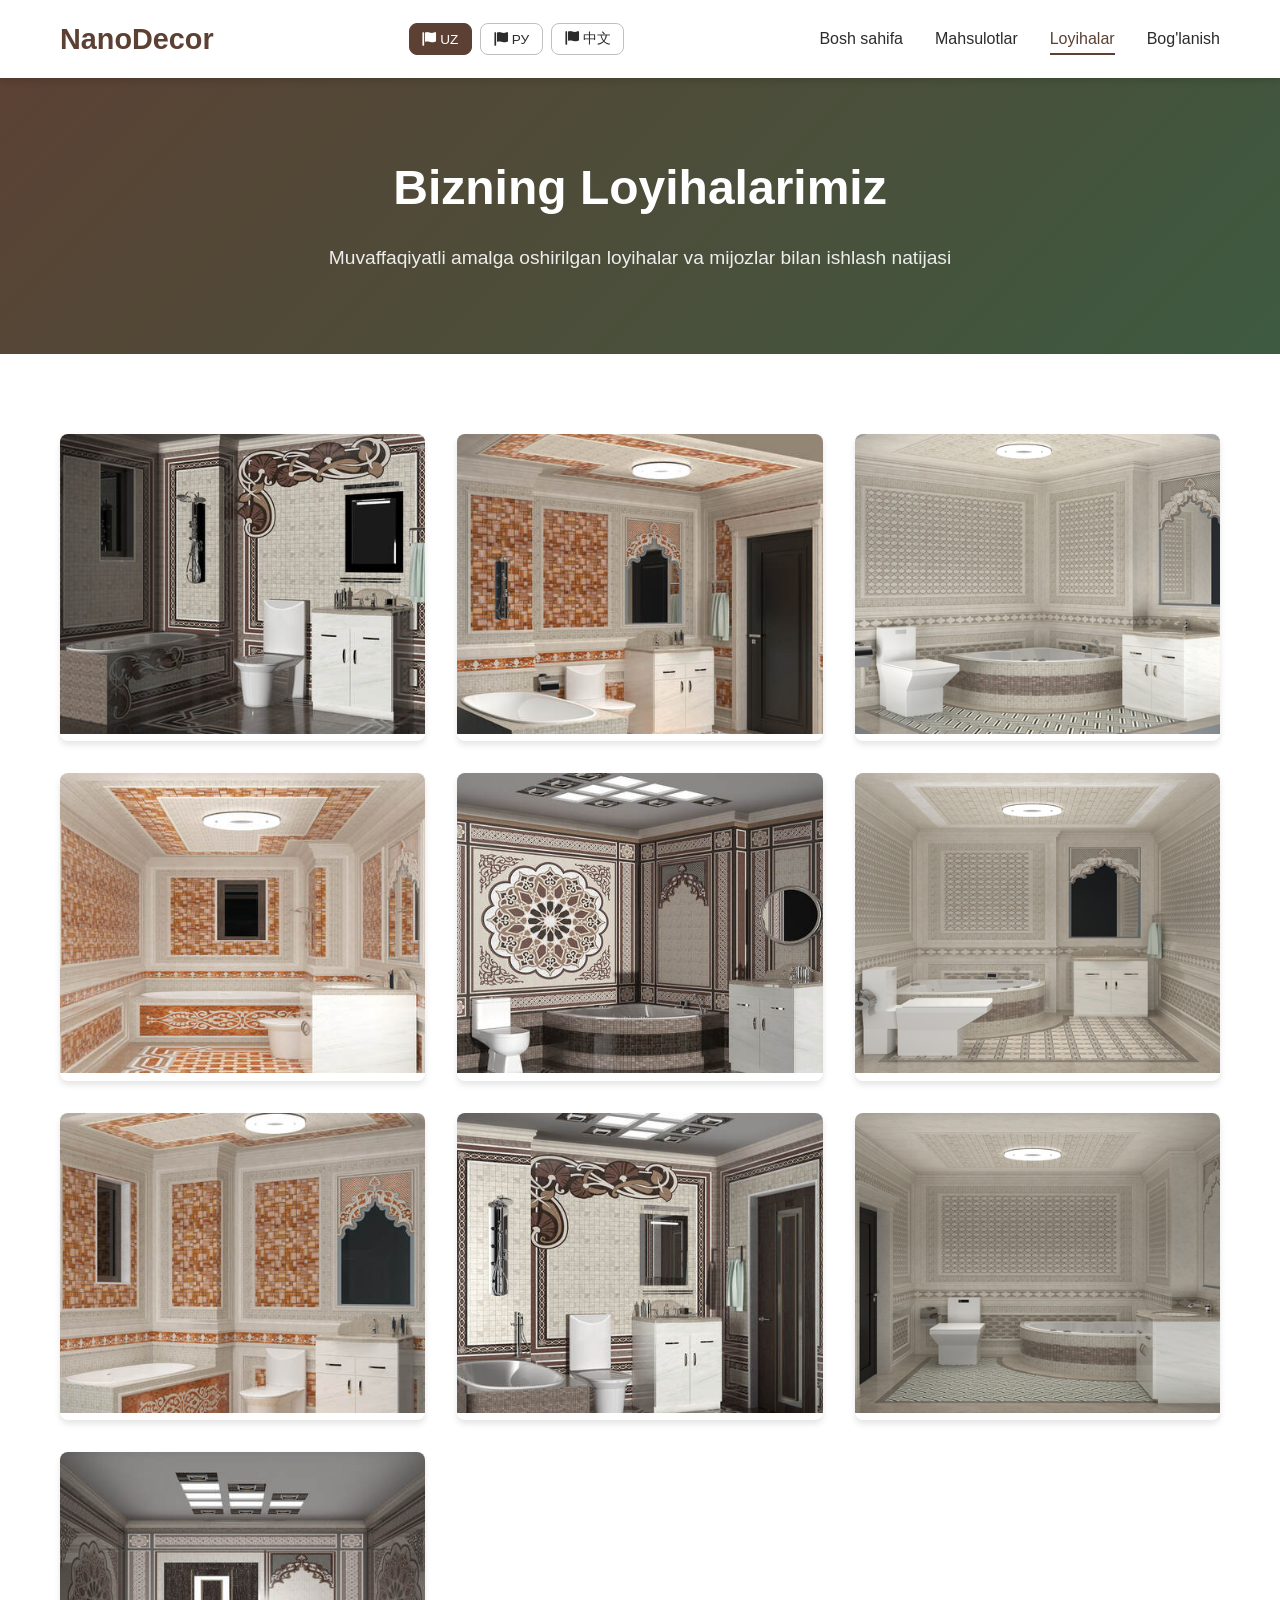
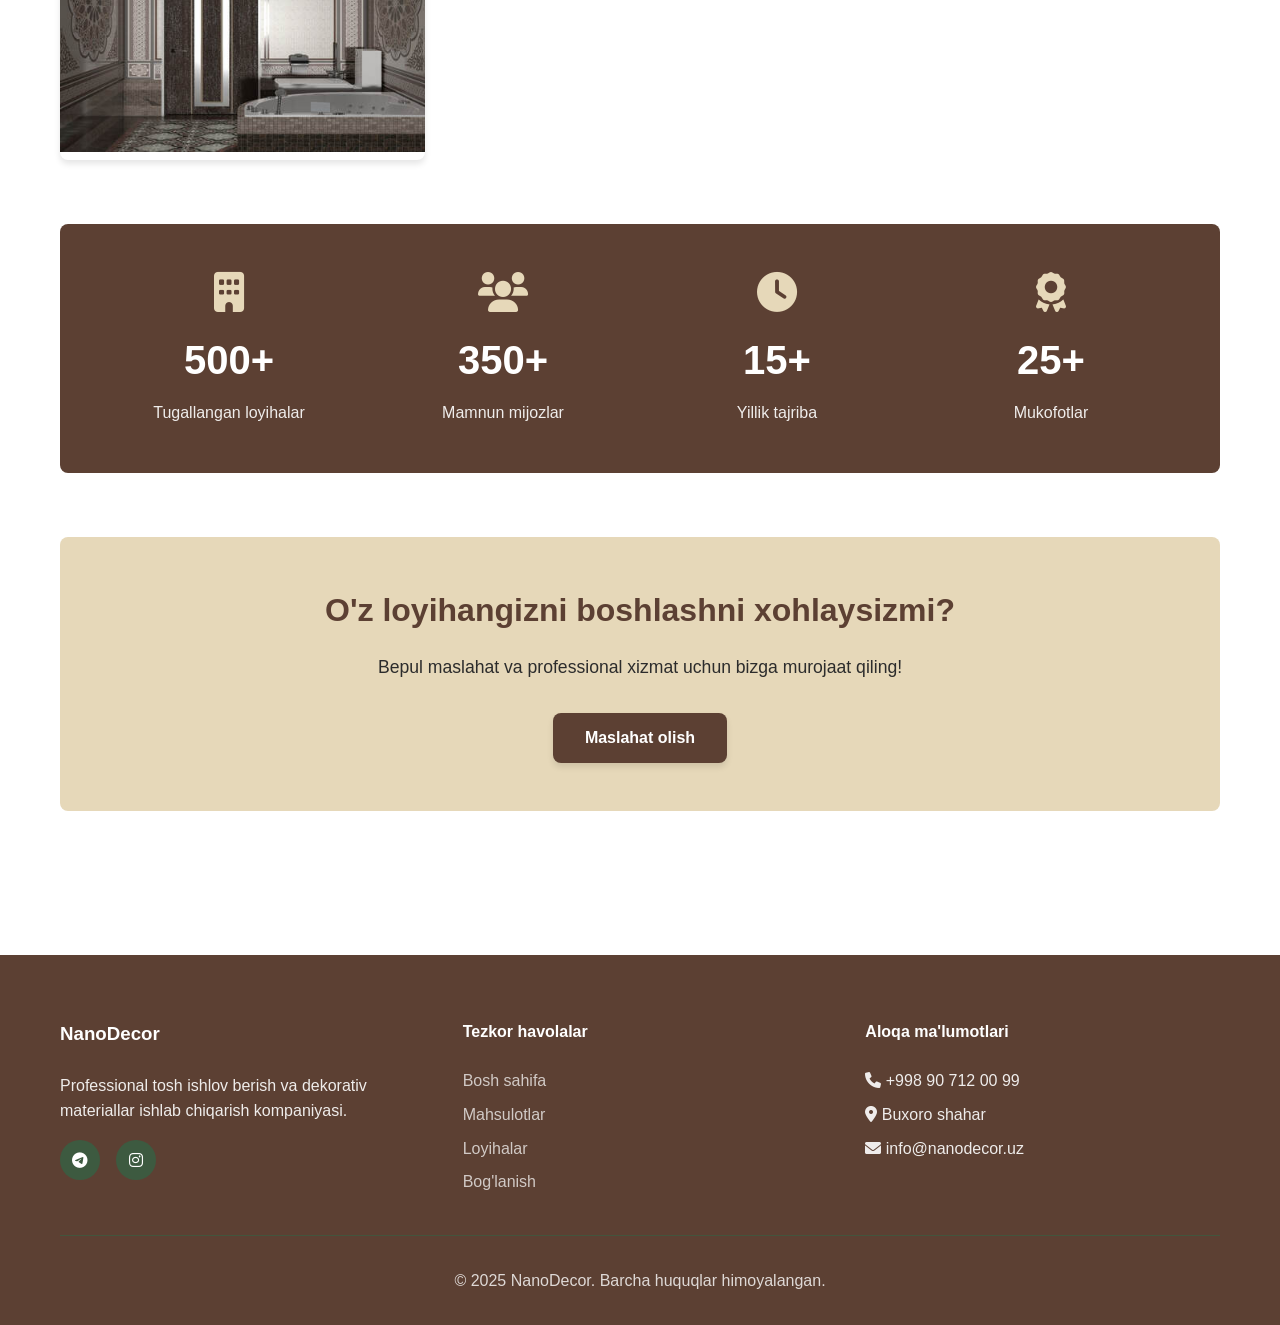
<file: projects.html>
<!DOCTYPE html>
<html lang="uz">
<head>
    <meta charset="UTF-8">
    <meta name="viewport" content="width=device-width, initial-scale=1.0">
    <title>Loyihalar - NanoDecor</title>
    <link rel="stylesheet" href="styles/main.css">
    <link rel="stylesheet" href="styles/responsive.css">
    <link href="https://cdnjs.cloudflare.com/ajax/libs/font-awesome/6.0.0/css/all.min.css" rel="stylesheet">
</head>
<body>
    <!-- Header -->
    <header class="header">
        <nav class="navbar">
            <div class="nav-container">
                <div class="nav-logo">
                    <h2>NanoDecor</h2>
                </div>
                
                <!-- Language Selector -->
                <div class="language-selector">
                    <button class="lang-btn active" data-lang="uz">
                        <i class="fas fa-flag"></i> UZ
                    </button>
                    <button class="lang-btn" data-lang="ru">
                        <i class="fas fa-flag"></i> РУ
                    </button>
                    <button class="lang-btn" data-lang="zh">
                        <i class="fas fa-flag"></i> 中文
                    </button>
                </div>

                <ul class="nav-menu">
                    <li><a href="index.html" class="nav-link" data-key="home">Bosh sahifa</a></li>
                    <li><a href="products.html" class="nav-link" data-key="products">Mahsulotlar</a></li>
                    <li><a href="projects.html" class="nav-link active" data-key="projects">Loyihalar</a></li>
                    <li><a href="contact.html" class="nav-link" data-key="contact">Bog'lanish</a></li>
                </ul>

                <div class="hamburger">
                    <span></span>
                    <span></span>
                    <span></span>
                </div>
            </div>
        </nav>
    </header>

    <!-- Projects Hero -->
    <section class="page-hero">
        <div class="container">
            <h1 data-key="projects-title">Bizning Loyihalarimiz</h1>
            <p data-key="projects-subtitle">Muvaffaqiyatli amalga oshirilgan loyihalar va mijozlar bilan ishlash natijasi</p>
        </div>
    </section>

    <!-- Projects Gallery -->
    <section class="projects-section">
        <div class="container">
            <div class="projects-grid">
                <div class="project-card">
                    <div class="project-image">
                        <img src="./nanodecor_picture/loyiha1 (1).jpg" alt="Loyiha 1">
                        <div class="project-overlay">
                            <div class="project-info">
                                <h3>Villa Dizayni</h3>
                                <p>Marmar va mozaikalar bilan bezatilgan zamonaviy villa</p>
                                <span class="project-type">Hamom</span>
                            </div>
                        </div>
                    </div>
                </div>

                <div class="project-card">
                    <div class="project-image">
                        <img src="./nanodecor_picture/loyiha2 (1).jpg" alt="Loyiha 2">
                        <div class="project-overlay">
                            <div class="project-info">
                                <h3>Hotel</h3>
                                <p>Premium marmar bilan qoplangan mexmonxona</p>
                                <span class="project-type">Hamom</span>
                            </div>
                        </div>
                    </div>
                </div>

                <div class="project-card">
                    <div class="project-image">
                        <img src="./nanodecor_picture/loyiha3 (1).jpg" alt="Loyiha 3">
                        <div class="project-overlay">
                            <div class="project-info">
                                <h3>Gosnitsa</h3>
                                <p>Lux marmar va panellar bilan bezatilgan</p>
                                <span class="project-type">Hamom</span>
                            </div>
                        </div>
                    </div>
                </div>

                <div class="project-card">
                    <div class="project-image">
                        <img src="./nanodecor_picture/loyiha4 (1).jpg" alt="Loyiha 4">
                        <div class="project-overlay">
                            <div class="project-info">
                                <h3>Hotel</h3>
                                <p>3D panellar va mozaikalar bilan zamonaviylashtirilgan</p>
                                <span class="project-type">Hamom</span>
                            </div>
                        </div>
                    </div>
                </div>

                <div class="project-card">
                    <div class="project-image">
                        <img src="./nanodecor_picture/loyiha5 (1).jpg" alt="Loyiha 5">
                        <div class="project-overlay">
                            <div class="project-info">
                                <h3>Hovli</h3>
                                <p>natural materiallar va mozaikalar bilan ishlangan</p>
                                <span class="project-type">Hamom</span>
                            </div>
                        </div>
                    </div>
                </div>

                <div class="project-card">
                    <div class="project-image">
                        <img src="./nanodecor_picture/loyiha6 (1).jpg" alt="Loyiha 6">
                        <div class="project-overlay">
                            <div class="project-info">
                                <h3>Villa</h3>
                                <p>Klassik mozaika va marmar bilan ishlangan</p>
                                <span class="project-type">Hamom</span>
                            </div>
                        </div>
                    </div>
                </div>

                <div class="project-card">
                    <div class="project-image">
                        <img src="./nanodecor_picture/loyiha7 (1).jpg" alt="Loyiha 7">
                        <div class="project-overlay">
                            <div class="project-info">
                                <h3>Dom</h3>
                                <p>Premium marmar va dekorativ panellar bilan bank</p>
                                <span class="project-type">Hamom</span>
                            </div>
                        </div>
                    </div>
                </div>

                <div class="project-card">
                    <div class="project-image">
                        <img src="./nanodecor_picture/loyiha8 (1).jpg" alt="Loyiha 8">
                        <div class="project-overlay">
                            <div class="project-info">
                                <h3>Mexmonxona</h3>
                                <p>Zamonaviy panellar va ohaktosh bilan qurilgan</p>
                                <span class="project-type">Hamom</span>
                            </div>
                        </div>
                    </div>
                </div>

                <div class="project-card">
                    <div class="project-image">
                        <img src="./nanodecor_picture/loyiha9 (1).jpg" alt="Loyiha 9">
                        <div class="project-overlay">
                            <div class="project-info">
                                <h3>Yashash Majmuasi</h3>
                                <p>Ko'p qavatli uy fasadi ohaktosh bilan qoplangan va mozaikalar</p>
                                <span class="project-type">Hamom</span>
                            </div>
                        </div>
                    </div>
                </div>

                <div class="project-card">
                    <div class="project-image">
                        <img src="./nanodecor_picture/loyha10 (1).jpg" alt="Loyiha 10">
                        <div class="project-overlay">
                            <div class="project-info">
                                <h3>Gosnitsa</h3>
                                <p>An'anaviy mozaika va marmar bilan ishlangan</p>
                                <span class="project-type">Hamom</span>
                            </div>
                        </div>
                    </div>
                </div>
            </div>

            <div class="projects-stats">
                <div class="stats-container">
                    <div class="stat-item">
                        <i class="fas fa-building"></i>
                        <h3>500+</h3>
                        <p data-key="completed-projects">Tugallangan loyihalar</p>
                    </div>
                    <div class="stat-item">
                        <i class="fas fa-users"></i>
                        <h3>350+</h3>
                        <p data-key="happy-clients">Mamnun mijozlar</p>
                    </div>
                    <div class="stat-item">
                        <i class="fas fa-clock"></i>
                        <h3>15+</h3>
                        <p data-key="years-experience">Yillik tajriba</p>
                    </div>
                    <div class="stat-item">
                        <i class="fas fa-award"></i>
                        <h3>25+</h3>
                        <p data-key="awards">Mukofotlar</p>
                    </div>
                </div>
            </div>

            <div class="projects-cta">
                <h2 data-key="start-project">O'z loyihangizni boshlashni xohlaysizmi?</h2>
                <p data-key="consultation">Bepul maslahat va professional xizmat uchun bizga murojaat qiling!</p>
                <button class="btn-primary register-btn" data-key="get-consultation">Maslahat olish</button>
            </div>
        </div>
    </section>

    <!-- Footer -->
    <footer class="footer">
        <div class="container">
            <div class="footer-content">
                <div class="footer-section">
                    <h3>NanoDecor</h3>
                    <p data-key="footer-desc">Professional tosh ishlov berish va dekorativ materiallar ishlab chiqarish kompaniyasi.</p>
                    <div class="social-links">
                        <a href="https://t.me/nano_decor" class="social-link">
                            <i class="fab fa-telegram"></i>
                        </a>
                        <a href="https://www.instagram.com/nano_decor?igsh=eXBwMWh4aXQxNzZw" class="social-link">
                            <i class="fab fa-instagram"></i>
                        </a>
                    </div>
                </div>
                
                <div class="footer-section">
                    <h4 data-key="quick-links">Tezkor havolalar</h4>
                    <ul>
                        <li><a href="index.html" data-key="home">Bosh sahifa</a></li>
                        <li><a href="products.html" data-key="products">Mahsulotlar</a></li>
                        <li><a href="projects.html" data-key="projects">Loyihalar</a></li>
                        <li><a href="contact.html" data-key="contact">Bog'lanish</a></li>
                    </ul>
                </div>
                
                <div class="footer-section">
                    <h4 data-key="contact-info">Aloqa ma'lumotlari</h4>
                    <p><i class="fas fa-phone"></i> +998 90 712 00 99</p>
                    <p><i class="fas fa-map-marker-alt"></i> Buxoro shahar</p>
                    <p><i class="fas fa-envelope"></i> info@nanodecor.uz</p>
                </div>
            </div>
            
            <div class="footer-bottom">
                <p>&copy; 2025 NanoDecor. <span data-key="rights-reserved">Barcha huquqlar himoyalangan.</span></p>
            </div>
        </div>
    </footer>

    <script src="scripts/main.js"></script>
    <script src="scripts/translations.js"></script>
</body>
</html>
</file>
<file: styles/main.css>
/* Reset and Base Styles */
* {
    margin: 0;
    padding: 0;
    box-sizing: border-box;
}

:root {
    --primary-color: #5C4033;
    --secondary-color: #3D5A40;
    --accent-color: #E6D8B9;
    --neutral-light: #C0C0C0;
    --white: #FFFFFF;
    --text-dark: #2c2c2c;
    --text-light: #666;
    --shadow: 0 4px 6px rgba(0, 0, 0, 0.1);
    --shadow-hover: 0 8px 25px rgba(0, 0, 0, 0.15);
    --transition: all 0.3s ease;
    --border-radius: 8px;
    --max-width: 1200px;
}

body {
    font-family: 'Segoe UI', Tahoma, Geneva, Verdana, sans-serif;
    line-height: 1.6;
    color: var(--text-dark);
    background-color: var(--white);
}

.container {
    max-width: var(--max-width);
    margin: 0 auto;
    padding: 0 20px;
}

/* Header Styles */
.header {
    background: var(--white);
    box-shadow: var(--shadow);
    position: fixed;
    top: 0;
    left: 0;
    right: 0;
    z-index: 1000;
    transition: var(--transition);
}

.navbar {
    padding: 1rem 0;
}

.nav-container {
    display: flex;
    justify-content: space-between;
    align-items: center;
    max-width: var(--max-width);
    margin: 0 auto;
    padding: 0 20px;
}

.nav-logo h2 {
    color: var(--primary-color);
    font-size: 1.8rem;
    font-weight: 700;
}

.nav-menu {
    display: flex;
    list-style: none;
    gap: 2rem;
}

.nav-link {
    text-decoration: none;
    color: var(--text-dark);
    font-weight: 500;
    transition: var(--transition);
    position: relative;
    padding: 0.5rem 0;
}

.nav-link:hover,
.nav-link.active {
    color: var(--primary-color);
}

.nav-link::after {
    content: '';
    position: absolute;
    width: 0;
    height: 2px;
    bottom: 0;
    left: 0;
    background-color: var(--primary-color);
    transition: var(--transition);
}

.nav-link:hover::after,
.nav-link.active::after {
    width: 100%;
}

/* Language Selector */
.language-selector {
    display: flex;
    gap: 0.5rem;
}

.lang-btn {
    background: transparent;
    border: 1px solid var(--neutral-light);
    padding: 0.4rem 0.8rem;
    border-radius: var(--border-radius);
    cursor: pointer;
    transition: var(--transition);
    font-size: 0.85rem;
    color: var(--text-dark);
}

.lang-btn:hover,
.lang-btn.active {
    background: var(--primary-color);
    color: var(--white);
    border-color: var(--primary-color);
}

/* Hamburger Menu */
.hamburger {
    display: none;
    flex-direction: column;
    cursor: pointer;
    gap: 0.2rem;
}

.hamburger span {
    width: 25px;
    height: 3px;
    background: var(--primary-color);
    transition: var(--transition);
}

/* Hero Section */
.hero {
    display: flex;
    align-items: center;
    min-height: 100vh;
    padding: 120px 0 80px;
    background: linear-gradient(135deg, var(--accent-color) 0%, var(--white) 100%);
}

.hero-content {
    flex: 1;
    padding-right: 3rem;
}

.hero-title {
    font-size: 3.5rem;
    font-weight: 700;
    color: var(--primary-color);
    margin-bottom: 1.5rem;
    line-height: 1.2;
}

.hero-subtitle {
    font-size: 1.2rem;
    color: var(--text-light);
    margin-bottom: 2.5rem;
    line-height: 1.6;
}

.hero-buttons {
    display: flex;
    gap: 1.5rem;
    align-items: center;
}

.hero-image {
    flex: 1;
}

.hero-image img {
    width: 100%;
    height: 500px;
    object-fit: cover;
    border-radius: var(--border-radius);
    box-shadow: var(--shadow);
}

/* Button Styles */
.btn-primary,
.btn-secondary {
    padding: 1rem 2rem;
    border: none;
    border-radius: var(--border-radius);
    cursor: pointer;
    font-size: 1rem;
    font-weight: 600;
    text-decoration: none;
    display: inline-block;
    text-align: center;
    transition: var(--transition);
    position: relative;
    overflow: hidden;
}

.btn-primary {
    background: var(--primary-color);
    color: var(--white);
    box-shadow: var(--shadow);
}

.btn-primary:hover {
    background: var(--secondary-color);
    box-shadow: var(--shadow-hover);
    transform: translateY(-2px);
}

.btn-secondary {
    background: transparent;
    color: var(--primary-color);
    border: 2px solid var(--primary-color);
}

.btn-secondary:hover {
    background: var(--primary-color);
    color: var(--white);
    box-shadow: var(--shadow-hover);
    transform: translateY(-2px);
}

/* About Section */
.about {
    padding: 80px 0;
    background: var(--white);
}

.about-header {
    text-align: center;
    margin-bottom: 4rem;
}

.about-header h2 {
    font-size: 2.5rem;
    color: var(--primary-color);
    margin-bottom: 1rem;
}

.about-header p {
    font-size: 1.1rem;
    color: var(--text-light);
    max-width: 600px;
    margin: 0 auto;
}

.about-grid {
    display: grid;
    grid-template-columns: repeat(auto-fit, minmax(280px, 1fr));
    gap: 2rem;
    margin-bottom: 4rem;
}

.about-card {
    background: var(--white);
    padding: 2rem;
    border-radius: var(--border-radius);
    box-shadow: var(--shadow);
    text-align: center;
    transition: var(--transition);
}

.about-card:hover {
    box-shadow: var(--shadow-hover);
    transform: translateY(-5px);
}

.card-image {
    margin-bottom: 1.5rem;
    border-radius: var(--border-radius);
    overflow: hidden;
}

.card-image img {
    width: 100%;
    height: 200px;
    object-fit: cover;
    transition: var(--transition);
}

.about-card:hover .card-image img {
    transform: scale(1.05);
}

.about-card h3 {
    font-size: 1.5rem;
    color: var(--primary-color);
    margin-bottom: 1rem;
}

.about-card p {
    color: var(--text-light);
    line-height: 1.6;
}

/* Company Stats */
.company-stats {
    display: grid;
    grid-template-columns: repeat(auto-fit, minmax(200px, 1fr));
    gap: 2rem;
    padding: 3rem 0;
    background: var(--accent-color);
    border-radius: var(--border-radius);
    text-align: center;
}

.stat-item h3 {
    font-size: 3rem;
    color: var(--primary-color);
    margin-bottom: 0.5rem;
}

.stat-item p {
    color: var(--text-dark);
    font-weight: 500;
}

/* Founder Section */
.founder {
    padding: 80px 0;
    background: var(--accent-color);
}

.founder-content {
    display: flex;
    align-items: center;
    gap: 4rem;
}

.founder-image {
    flex: 0 0 300px;
}

.founder-image img {
    width: 100%;
    height: 400px;
    object-fit: cover;
    border-radius: var(--border-radius);
    box-shadow: var(--shadow);
}

.founder-info {
    flex: 1;
}

.founder-info h2 {
    font-size: 2rem;
    color: var(--primary-color);
    margin-bottom: 0.5rem;
}

.founder-info h3 {
    font-size: 1.5rem;
    color: var(--secondary-color);
    margin-bottom: 1.5rem;
}

.founder-info p {
    font-size: 1.1rem;
    color: var(--text-dark);
    line-height: 1.7;
    margin-bottom: 2rem;
}

/* Page Hero */
.page-hero {
    background: linear-gradient(135deg, var(--primary-color) 0%, var(--secondary-color) 100%);
    color: var(--white);
    text-align: center;
    padding: 150px 0 80px;
}

.page-hero h1 {
    font-size: 3rem;
    margin-bottom: 1rem;
}

.page-hero p {
    font-size: 1.2rem;
    opacity: 0.9;
}

/* Products Section */
.products-section {
    padding: 80px 0;
}

.category-filter {
    display: flex;
    justify-content: center;
    gap: 1rem;
    margin-bottom: 3rem;
    flex-wrap: wrap;
}

.filter-btn {
    padding: 0.75rem 1.5rem;
    background: transparent;
    border: 2px solid var(--neutral-light);
    border-radius: var(--border-radius);
    cursor: pointer;
    transition: var(--transition);
    color: var(--text-dark);
    font-weight: 500;
}

.filter-btn:hover,
.filter-btn.active {
    background: var(--primary-color);
    color: var(--white);
    border-color: var(--primary-color);
}

.products-grid {
    display: grid;
    grid-template-columns: repeat(auto-fill, minmax(280px, 1fr));
    gap: 2rem;
    margin-bottom: 4rem;
}

.product-card {
    background: var(--white);
    border-radius: var(--border-radius);
    box-shadow: var(--shadow);
    overflow: hidden;
    transition: var(--transition);
}

.product-card:hover {
    box-shadow: var(--shadow-hover);
    transform: translateY(-5px);
}

.product-image {
    position: relative;
    overflow: hidden;
}

.product-image img {
    width: 100%;
    height: 250px;
    object-fit: cover;
    transition: var(--transition);
}

.product-card:hover .product-image img {
    transform: scale(1.05);
}

.product-info {
    padding: 1.5rem;
}

.product-info h3 {
    font-size: 1.3rem;
    color: var(--primary-color);
    margin-bottom: 1rem;
}

.product-details {
    display: flex;
    justify-content: space-between;
    align-items: center;
}

.area {
    background: var(--accent-color);
    padding: 0.3rem 0.8rem;
    border-radius: var(--border-radius);
    font-size: 0.9rem;
    color: var(--primary-color);
    font-weight: 500;
}

.price {
    font-size: 1.4rem;
    font-weight: 700;
    color: var(--secondary-color);
}

.products-cta {
    text-align: center;
    padding: 3rem;
    background: var(--accent-color);
    border-radius: var(--border-radius);
}

.products-cta h2 {
    font-size: 2rem;
    color: var(--primary-color);
    margin-bottom: 1rem;
}

.products-cta p {
    font-size: 1.1rem;
    color: var(--text-dark);
    margin-bottom: 2rem;
}

/* Projects Section */
.projects-section {
    padding: 80px 0;
}

.projects-grid {
    display: grid;
    grid-template-columns: repeat(auto-fit, minmax(350px, 1fr));
    gap: 2rem;
    margin-bottom: 4rem;
}

.project-card {
    position: relative;
    border-radius: var(--border-radius);
    overflow: hidden;
    box-shadow: var(--shadow);
    transition: var(--transition);
}

.project-card:hover {
    box-shadow: var(--shadow-hover);
    transform: translateY(-5px);
}

.project-image {
    position: relative;
    overflow: hidden;
}

.project-image img {
    width: 100%;
    height: 300px;
    object-fit: cover;
    transition: var(--transition);
}

.project-overlay {
    position: absolute;
    top: 0;
    left: 0;
    right: 0;
    bottom: 0;
    background: linear-gradient(to bottom, transparent, rgba(0,0,0,0.8));
    display: flex;
    align-items: flex-end;
    padding: 2rem;
    opacity: 0;
    transition: var(--transition);
}

.project-card:hover .project-overlay {
    opacity: 1;
}

.project-card:hover .project-image img {
    transform: scale(1.1);
}

.project-info h3 {
    color: var(--white);
    font-size: 1.5rem;
    margin-bottom: 0.5rem;
}

.project-info p {
    color: var(--white);
    margin-bottom: 0.5rem;
    opacity: 0.9;
}

.project-type {
    background: var(--primary-color);
    color: var(--white);
    padding: 0.3rem 0.8rem;
    border-radius: var(--border-radius);
    font-size: 0.8rem;
    font-weight: 500;
}

.projects-stats {
    margin: 4rem 0;
}

.stats-container {
    display: grid;
    grid-template-columns: repeat(auto-fit, minmax(200px, 1fr));
    gap: 2rem;
    padding: 3rem;
    background: var(--primary-color);
    border-radius: var(--border-radius);
    color: var(--white);
    text-align: center;
}

.stats-container .stat-item i {
    font-size: 2.5rem;
    margin-bottom: 1rem;
    color: var(--accent-color);
}

.stats-container .stat-item h3 {
    font-size: 2.5rem;
    margin-bottom: 0.5rem;
    color: var(--white);
}

.stats-container .stat-item p {
    color: var(--white);
    opacity: 0.9;
}

.projects-cta {
    text-align: center;
    padding: 3rem;
    background: var(--accent-color);
    border-radius: var(--border-radius);
}

.projects-cta h2 {
    font-size: 2rem;
    color: var(--primary-color);
    margin-bottom: 1rem;
}

.projects-cta p {
    font-size: 1.1rem;
    color: var(--text-dark);
    margin-bottom: 2rem;
}

/* Contact Section */
.contact-section {
    padding: 80px 0;
}

.contact-wrapper {
    display: grid;
    grid-template-columns: 1fr 1fr;
    gap: 4rem;
    margin-bottom: 4rem;
}

.contact-form-container h2 {
    font-size: 2rem;
    color: var(--primary-color);
    margin-bottom: 2rem;
}

.contact-form {
    background: var(--white);
    padding: 2rem;
    border-radius: var(--border-radius);
    box-shadow: var(--shadow);
}

.form-group {
    margin-bottom: 1.5rem;
}

.form-group label {
    display: block;
    margin-bottom: 0.5rem;
    color: var(--text-dark);
    font-weight: 500;
}

.form-group input,
.form-group select,
.form-group textarea {
    width: 100%;
    padding: 0.75rem;
    border: 2px solid var(--neutral-light);
    border-radius: var(--border-radius);
    font-size: 1rem;
    transition: var(--transition);
}

.form-group input:focus,
.form-group select:focus,
.form-group textarea:focus {
    outline: none;
    border-color: var(--primary-color);
    box-shadow: 0 0 0 3px rgba(92, 64, 51, 0.1);
}

.contact-info h2 {
    font-size: 2rem;
    color: var(--primary-color);
    margin-bottom: 2rem;
}

.contact-item {
    display: flex;
    align-items: flex-start;
    gap: 1rem;
    margin-bottom: 2rem;
    padding: 1.5rem;
    background: var(--white);
    border-radius: var(--border-radius);
    box-shadow: var(--shadow);
    transition: var(--transition);
}

.contact-item:hover {
    box-shadow: var(--shadow-hover);
    transform: translateY(-2px);
}

.contact-icon {
    background: var(--primary-color);
    color: var(--white);
    width: 50px;
    height: 50px;
    border-radius: 50%;
    display: flex;
    align-items: center;
    justify-content: center;
    font-size: 1.2rem;
}

.contact-details h4 {
    color: var(--primary-color);
    margin-bottom: 0.5rem;
}

.contact-details p {
    color: var(--text-dark);
    margin-bottom: 0.5rem;
}

.contact-link {
    color: var(--secondary-color);
    text-decoration: none;
    font-weight: 500;
    transition: var(--transition);
}

.contact-link:hover {
    color: var(--primary-color);
}

/* Map Section */
.map-section {
    margin: 4rem 0;
}

.map-section h2 {
    text-align: center;
    font-size: 2rem;
    color: var(--primary-color);
    margin-bottom: 2rem;
}

.map-container {
    border-radius: var(--border-radius);
    overflow: hidden;
    box-shadow: var(--shadow);
    margin-bottom: 2rem;
}

.map-buttons {
    text-align: center;
}

/* Registration CTA */
.registration-cta {
    background: linear-gradient(135deg, var(--primary-color) 0%, var(--secondary-color) 100%);
    color: var(--white);
    border-radius: var(--border-radius);
    padding: 3rem;
    text-align: center;
}

.cta-content h2 {
    font-size: 2rem;
    margin-bottom: 1rem;
}

.cta-content p {
    font-size: 1.1rem;
    margin-bottom: 2rem;
    opacity: 0.9;
}

.cta-buttons {
    display: flex;
    gap: 1rem;
    justify-content: center;
    flex-wrap: wrap;
}

.cta-buttons .btn-primary {
    background: var(--white);
    color: var(--primary-color);
}

.cta-buttons .btn-primary:hover {
    background: var(--accent-color);
    color: var(--primary-color);
}

.cta-buttons .btn-secondary {
    border-color: var(--white);
    color: var(--white);
}

.cta-buttons .btn-secondary:hover {
    background: var(--white);
    color: var(--primary-color);
}

/* Footer */
.footer {
    background: var(--primary-color);
    color: var(--white);
    padding: 4rem 0 2rem;
    margin-top: 4rem;
}

.footer-content {
    display: grid;
    grid-template-columns: repeat(auto-fit, minmax(250px, 1fr));
    gap: 3rem;
    margin-bottom: 2rem;
}

.footer-section h3,
.footer-section h4 {
    margin-bottom: 1.5rem;
    color: var(--white);
}

.footer-section p,
.footer-section ul li {
    margin-bottom: 0.5rem;
    opacity: 0.9;
}

.footer-section ul {
    list-style: none;
}

.footer-section ul li a {
    color: var(--white);
    text-decoration: none;
    opacity: 0.8;
    transition: var(--transition);
}

.footer-section ul li a:hover {
    opacity: 1;
    color: var(--accent-color);
}

.social-links {
    display: flex;
    gap: 1rem;
    margin-top: 1rem;
}

.social-link {
    display: flex;
    align-items: center;
    justify-content: center;
    width: 40px;
    height: 40px;
    background: var(--secondary-color);
    color: var(--white);
    border-radius: 50%;
    text-decoration: none;
    transition: var(--transition);
}

.social-link:hover {
    background: var(--accent-color);
    color: var(--primary-color);
    transform: translateY(-2px);
}

.footer-bottom {
    text-align: center;
    padding-top: 2rem;
    border-top: 1px solid var(--secondary-color);
    opacity: 0.8;
}

/* Utility Classes */
.text-center {
    text-align: center;
}

.mt-4 {
    margin-top: 2rem;
}

.mb-4 {
    margin-bottom: 2rem;
}

/* Animations */
@keyframes fadeInUp {
    from {
        opacity: 0;
        transform: translateY(30px);
    }
    to {
        opacity: 1;
        transform: translateY(0);
    }
}

.fade-in-up {
    animation: fadeInUp 0.6s ease-out;
}

/* Scrollbar Styling */
::-webkit-scrollbar {
    width: 8px;
}

::-webkit-scrollbar-track {
    background: var(--accent-color);
}

::-webkit-scrollbar-thumb {
    background: var(--primary-color);
    border-radius: 4px;
}

::-webkit-scrollbar-thumb:hover {
    background: var(--secondary-color);
}
</file>
<file: styles/responsive.css>
/* Mobile First Responsive Design */

/* Large Desktop */
@media (min-width: 1400px) {
    .container {
        max-width: 1320px;
    }
    
    .hero-title {
        font-size: 4rem;
    }
    
    .products-grid {
        grid-template-columns: repeat(5, 1fr);
    }
}

/* Desktop */
@media (max-width: 1200px) {
    .hero-content {
        padding-right: 2rem;
    }
    
    .founder-content {
        gap: 3rem;
    }
    
    .contact-wrapper {
        gap: 3rem;
    }
}

/* Tablet */
@media (max-width: 992px) {
    .container {
        padding: 0 15px;
    }
    
    .nav-container {
        padding: 0 15px;
    }
    
    .hero {
        flex-direction: column;
        text-align: center;
        padding: 140px 0 60px;
    }
    
    .hero-content {
        padding-right: 0;
        margin-bottom: 3rem;
    }
    
    .hero-title {
        font-size: 2.8rem;
    }
    
    .hero-buttons {
        justify-content: center;
    }
    
    .about-grid {
        grid-template-columns: repeat(2, 1fr);
    }
    
    .company-stats {
        grid-template-columns: repeat(2, 1fr);
    }
    
    .founder-content {
        flex-direction: column;
        text-align: center;
        gap: 2rem;
    }
    
    .founder-image {
        flex: none;
        max-width: 400px;
        margin: 0 auto;
    }
    
    .products-grid {
        grid-template-columns: repeat(3, 1fr);
    }
    
    .projects-grid {
        grid-template-columns: repeat(2, 1fr);
        gap: 1.5rem;
    }
    
    .contact-wrapper {
        grid-template-columns: 1fr;
        gap: 3rem;
    }
    
    .stats-container {
        grid-template-columns: repeat(2, 1fr);
    }
}

/* Mobile Large */
@media (max-width: 768px) {
    .nav-menu {
        display: none;
        position: absolute;
        top: 100%;
        left: 0;
        right: 0;
        background: var(--white);
        flex-direction: column;
        box-shadow: var(--shadow);
        padding: 1rem 0;
        gap: 0;
    }
    
    .nav-menu.active {
        display: flex;
    }
    
    .nav-menu li {
        padding: 0.5rem 2rem;
    }
    
    .nav-link {
        display: block;
        width: 100%;
    }
    
    .hamburger {
        display: flex;
    }
    
    .hamburger.active span:nth-child(1) {
        transform: rotate(45deg) translate(5px, 5px);
    }
    
    .hamburger.active span:nth-child(2) {
        opacity: 0;
    }
    
    .hamburger.active span:nth-child(3) {
        transform: rotate(-45deg) translate(7px, -6px);
    }
    
    .language-selector {
        order: -1;
        margin-right: 1rem;
    }
    
    .hero-title {
        font-size: 2.2rem;
    }
    
    .hero-subtitle {
        font-size: 1.1rem;
    }
    
    .hero-buttons {
        flex-direction: column;
        width: 100%;
    }
    
    .hero-buttons .btn-primary,
    .hero-buttons .btn-secondary {
        width: 100%;
        max-width: 300px;
    }
    
    .page-hero {
        padding: 120px 0 60px;
    }
    
    .page-hero h1 {
        font-size: 2.2rem;
    }
    
    .about-header h2 {
        font-size: 2rem;
    }
    
    .about-grid {
        grid-template-columns: 1fr;
        gap: 1.5rem;
    }
    
    .company-stats {
        grid-template-columns: 1fr;
        gap: 1.5rem;
    }
    
    .stat-item h3 {
        font-size: 2.5rem;
    }
    
    .category-filter {
        gap: 0.5rem;
    }
    
    .filter-btn {
        padding: 0.5rem 1rem;
        font-size: 0.9rem;
    }
    
    .products-grid {
        grid-template-columns: repeat(2, 1fr);
        gap: 1rem;
    }
    
    .product-image img {
        height: 200px;
    }
    
    .product-info {
        padding: 1rem;
    }
    
    .product-info h3 {
        font-size: 1.1rem;
    }
    
    .price {
        font-size: 1.2rem;
    }
    
    .products-cta {
        padding: 2rem 1rem;
    }
    
    .products-cta h2 {
        font-size: 1.5rem;
    }
    
    .projects-grid {
        grid-template-columns: 1fr;
    }
    
    .project-image img {
        height: 250px;
    }
    
    .project-overlay {
        padding: 1.5rem;
    }
    
    .project-info h3 {
        font-size: 1.3rem;
    }
    
    .stats-container {
        grid-template-columns: 1fr;
        padding: 2rem;
    }
    
    .stats-container .stat-item h3 {
        font-size: 2rem;
    }
    
    .projects-cta {
        padding: 2rem 1rem;
    }
    
    .projects-cta h2 {
        font-size: 1.5rem;
    }
    
    .contact-form {
        padding: 1.5rem;
    }
    
    .contact-item {
        padding: 1rem;
        gap: 0.75rem;
    }
    
    .contact-icon {
        width: 40px;
        height: 40px;
        font-size: 1rem;
    }
    
    .registration-cta {
        padding: 2rem 1rem;
    }
    
    .cta-buttons {
        flex-direction: column;
        align-items: center;
    }
    
    .cta-buttons .btn-primary,
    .cta-buttons .btn-secondary {
        width: 100%;
        max-width: 300px;
    }
    
    .footer-content {
        grid-template-columns: 1fr;
        gap: 2rem;
        text-align: center;
    }
    
    .social-links {
        justify-content: center;
    }
}

/* Mobile Small */
@media (max-width: 480px) {
    .container {
        padding: 0 10px;
    }
    
    .nav-container {
        padding: 0 10px;
    }
    
    .nav-logo h2 {
        font-size: 1.5rem;
    }
    
    .lang-btn {
        padding: 0.3rem 0.6rem;
        font-size: 0.75rem;
    }
    
    .hero {
        padding: 120px 0 40px;
    }
    
    .hero-title {
        font-size: 1.8rem;
        line-height: 1.3;
    }
    
    .hero-subtitle {
        font-size: 1rem;
    }
    
    .hero-image img {
        height: 300px;
    }
    
    .page-hero {
        padding: 100px 0 40px;
    }
    
    .page-hero h1 {
        font-size: 1.8rem;
    }
    
    .page-hero p {
        font-size: 1rem;
    }
    
    .about,
    .products-section,
    .projects-section,
    .contact-section {
        padding: 50px 0;
    }
    
    .about-header h2,
    .products-cta h2,
    .projects-cta h2 {
        font-size: 1.5rem;
    }
    
    .category-filter {
        flex-direction: column;
        align-items: center;
    }
    
    .filter-btn {
        width: 200px;
    }
    
    .products-grid {
        grid-template-columns: 1fr;
    }
    
    .product-card {
        max-width: 350px;
        margin: 0 auto;
    }
    
    .btn-primary,
    .btn-secondary {
        padding: 0.8rem 1.5rem;
        font-size: 0.9rem;
    }
    
    .founder-image {
        max-width: 300px;
    }
    
    .founder-image img {
        height: 300px;
    }
    
    .founder-info h2 {
        font-size: 1.5rem;
    }
    
    .founder-info h3 {
        font-size: 1.3rem;
    }
    
    .founder-info p {
        font-size: 1rem;
    }
    
    .contact-form {
        padding: 1rem;
    }
    
    .form-group input,
    .form-group select,
    .form-group textarea {
        padding: 0.6rem;
    }
    
    .map-container iframe {
        height: 300px;
    }
    
    .footer {
        padding: 3rem 0 1.5rem;
    }
}

/* Ultra Small Mobile */
@media (max-width: 320px) {
    .hero-title {
        font-size: 1.5rem;
    }
    
    .hero-subtitle {
        font-size: 0.9rem;
    }
    
    .nav-logo h2 {
        font-size: 1.3rem;
    }
    
    .btn-primary,
    .btn-secondary {
        padding: 0.7rem 1.2rem;
        font-size: 0.85rem;
    }
    
    .product-info h3 {
        font-size: 1rem;
    }
    
    .price {
        font-size: 1.1rem;
    }
    
    .project-info h3 {
        font-size: 1.1rem;
    }
    
    .stat-item h3 {
        font-size: 2rem;
    }
}

/* Print Styles */
@media print {
    .header,
    .footer,
    .hamburger,
    .language-selector,
    .hero-buttons,
    .btn-primary,
    .btn-secondary,
    .social-links {
        display: none !important;
    }
    
    body {
        font-size: 12pt;
        line-height: 1.4;
        color: black;
        background: white;
    }
    
    .container {
        max-width: none;
        padding: 0;
    }
    
    h1, h2, h3, h4, h5, h6 {
        color: black;
        page-break-after: avoid;
    }
    
    .hero {
        padding: 20px 0;
        background: white;
    }
    
    .about,
    .products-section,
    .projects-section,
    .contact-section {
        padding: 20px 0;
        page-break-inside: avoid;
    }
}

/* High Contrast Mode */
@media (prefers-contrast: high) {
    :root {
        --primary-color: #000000;
        --secondary-color: #333333;
        --accent-color: #ffffff;
        --neutral-light: #666666;
        --white: #ffffff;
        --text-dark: #000000;
        --text-light: #333333;
    }
    
    .btn-primary {
        border: 2px solid var(--primary-color);
    }
    
    .btn-secondary {
        background: var(--white);
        color: var(--primary-color);
        border: 2px solid var(--primary-color);
    }
}

/* Reduced Motion */
@media (prefers-reduced-motion: reduce) {
    * {
        animation-duration: 0.01ms !important;
        animation-iteration-count: 1 !important;
        transition-duration: 0.01ms !important;
    }
    
    .product-card:hover .product-image img,
    .project-card:hover .project-image img,
    .about-card:hover .card-image img {
        transform: none;
    }
}

/* Focus Styles for Accessibility */
*:focus {
    outline: 2px solid var(--primary-color);
    outline-offset: 2px;
}

button:focus,
a:focus,
input:focus,
select:focus,
textarea:focus {
    outline: 2px solid var(--primary-color);
    outline-offset: 2px;
}
</file>
